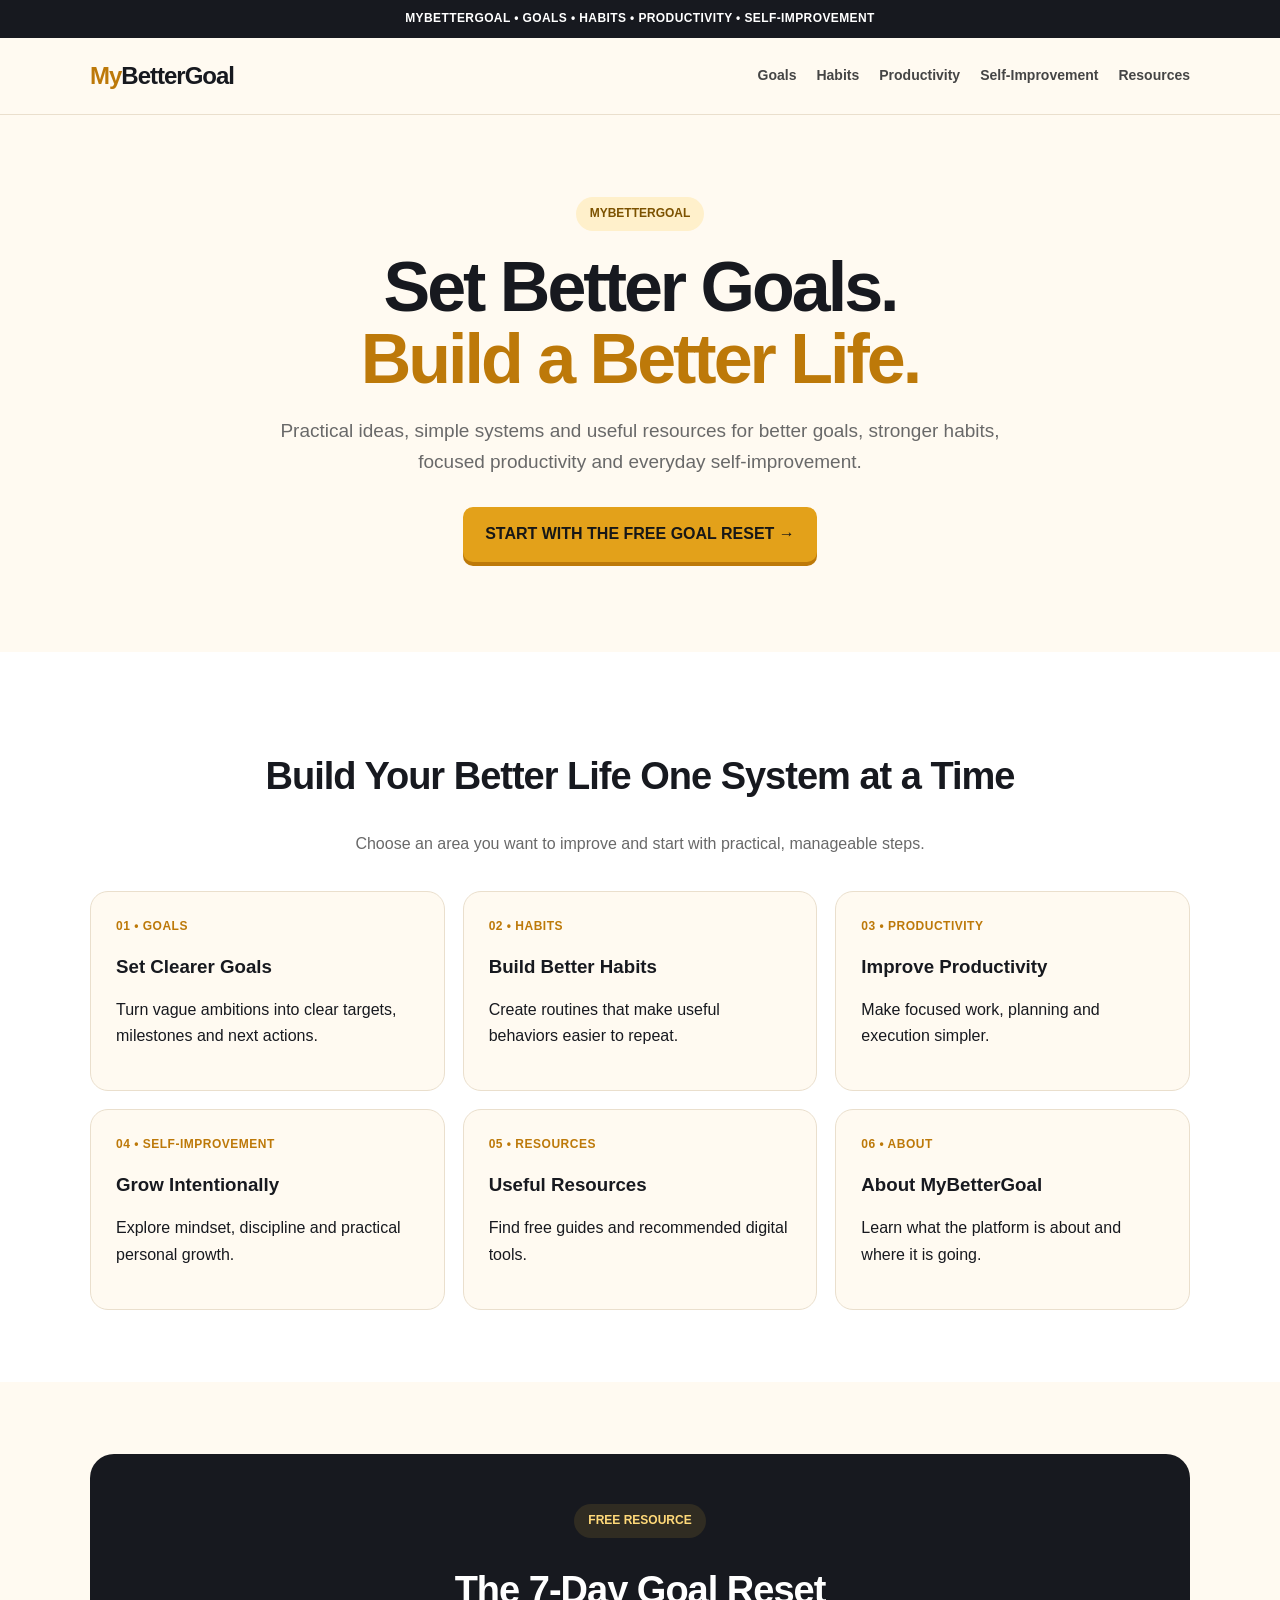
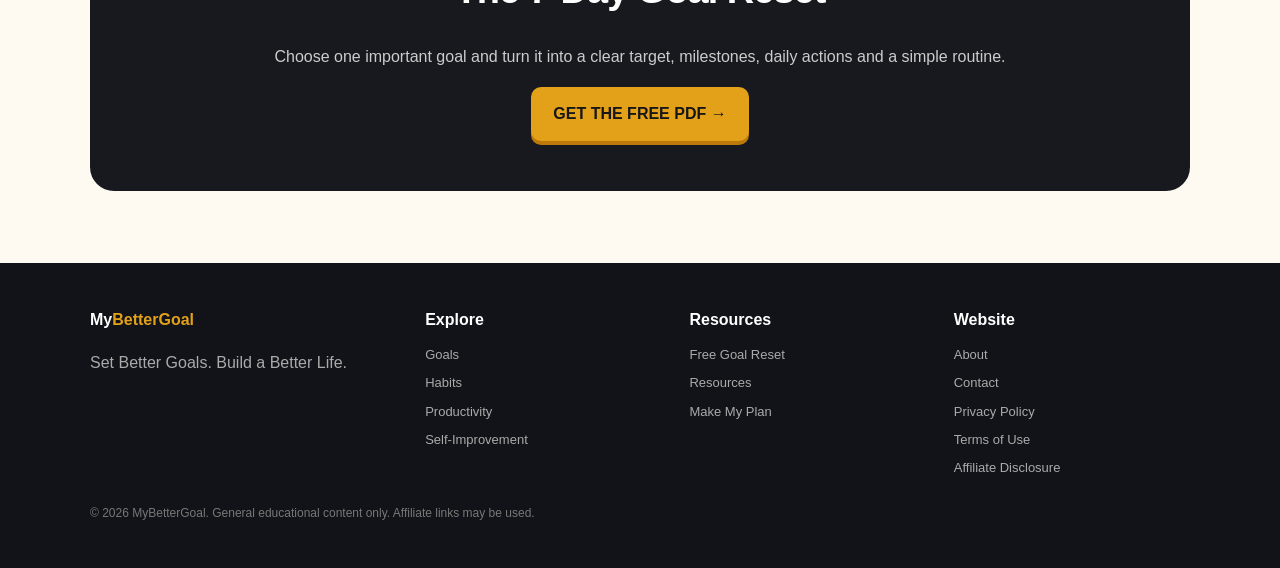
<file: index.html>
<!doctype html>
<html lang="en">
<head>
<meta charset="utf-8">
<meta name="viewport" content="width=device-width, initial-scale=1">
<title>Goals, Habits & Self-Improvement | MyBetterGoal</title>

<link rel="icon" type="image/png" href="/assets/images/favicon.png">

<meta name="description" content="MyBetterGoal helps you set better goals, build stronger habits, improve productivity and create a better life.">
<link rel="stylesheet" href="/assets/css/style.css">
</head>
<body>
<div class="topbar">MYBETTERGOAL • GOALS • HABITS • PRODUCTIVITY • SELF-IMPROVEMENT</div>
<header class="site-header"><div class="container"><nav>
<a class="logo" href="/"><span class="my">My</span>BetterGoal</a>
<div class="nav">
<a href="/goals/">Goals</a><a href="/habits/">Habits</a><a href="/productivity/">Productivity</a>
<a href="/self-improvement/">Self-Improvement</a><a href="/resources/">Resources</a>
</div></nav></div></header>

<main>
<section class="hero"><div class="container">
<div class="pill">MYBETTERGOAL</div>
<h1>Set Better Goals.<br><span class="accent">Build a Better Life.</span></h1>
<p class="lead">Practical ideas, simple systems and useful resources for better goals, stronger habits, focused productivity and everyday self-improvement.</p>
<a class="btn" href="/free-goal-reset/">START WITH THE FREE GOAL RESET →</a>
</div></section>
<section class="section white"><div class="container">
<h2 class="center">Build Your Better Life One System at a Time</h2>
<p class="intro center">Choose an area you want to improve and start with practical, manageable steps.</p>
<div class="grid">
<a class="card card-link" href="/goals/"><div class="number">01 • GOALS</div><h3>Set Clearer Goals</h3><p>Turn vague ambitions into clear targets, milestones and next actions.</p></a>
<a class="card card-link" href="/habits/"><div class="number">02 • HABITS</div><h3>Build Better Habits</h3><p>Create routines that make useful behaviors easier to repeat.</p></a>
<a class="card card-link" href="/productivity/"><div class="number">03 • PRODUCTIVITY</div><h3>Improve Productivity</h3><p>Make focused work, planning and execution simpler.</p></a>
<a class="card card-link" href="/self-improvement/"><div class="number">04 • SELF-IMPROVEMENT</div><h3>Grow Intentionally</h3><p>Explore mindset, discipline and practical personal growth.</p></a>
<a class="card card-link" href="/resources/"><div class="number">05 • RESOURCES</div><h3>Useful Resources</h3><p>Find free guides and recommended digital tools.</p></a>
<a class="card card-link" href="/about/"><div class="number">06 • ABOUT</div><h3>About MyBetterGoal</h3><p>Learn what the platform is about and where it is going.</p></a>
</div></div></section>
<section class="section"><div class="container"><div class="darkbox">
<div class="pill">FREE RESOURCE</div><h2>The 7-Day Goal Reset</h2>
<p>Choose one important goal and turn it into a clear target, milestones, daily actions and a simple routine.</p>
<a class="btn" href="/free-goal-reset/">GET THE FREE PDF →</a>
</div></div></section>
</main>

<footer><div class="container"><div class="footer-grid">
<div><div class="footer-title">My<span style="color:#e3a11a">BetterGoal</span></div><p>Set Better Goals. Build a Better Life.</p></div>
<div><div class="footer-title">Explore</div><div class="footer-links">
<a href="/goals/">Goals</a><a href="/habits/">Habits</a><a href="/productivity/">Productivity</a><a href="/self-improvement/">Self-Improvement</a></div></div>
<div><div class="footer-title">Resources</div><div class="footer-links">
<a href="/free-goal-reset/">Free Goal Reset</a><a href="/resources/">Resources</a><a href="/make-my-plan/">Make My Plan</a></div></div>
<div><div class="footer-title">Website</div><div class="footer-links">
<a href="/about/">About</a><a href="/contact/">Contact</a><a href="/privacy-policy.html">Privacy Policy</a>
<a href="/terms.html">Terms of Use</a><a href="/affiliate-disclosure.html">Affiliate Disclosure</a></div></div>
</div><div class="fine">© 2026 MyBetterGoal. General educational content only. Affiliate links may be used.</div></div></footer>
</body></html>
</file>
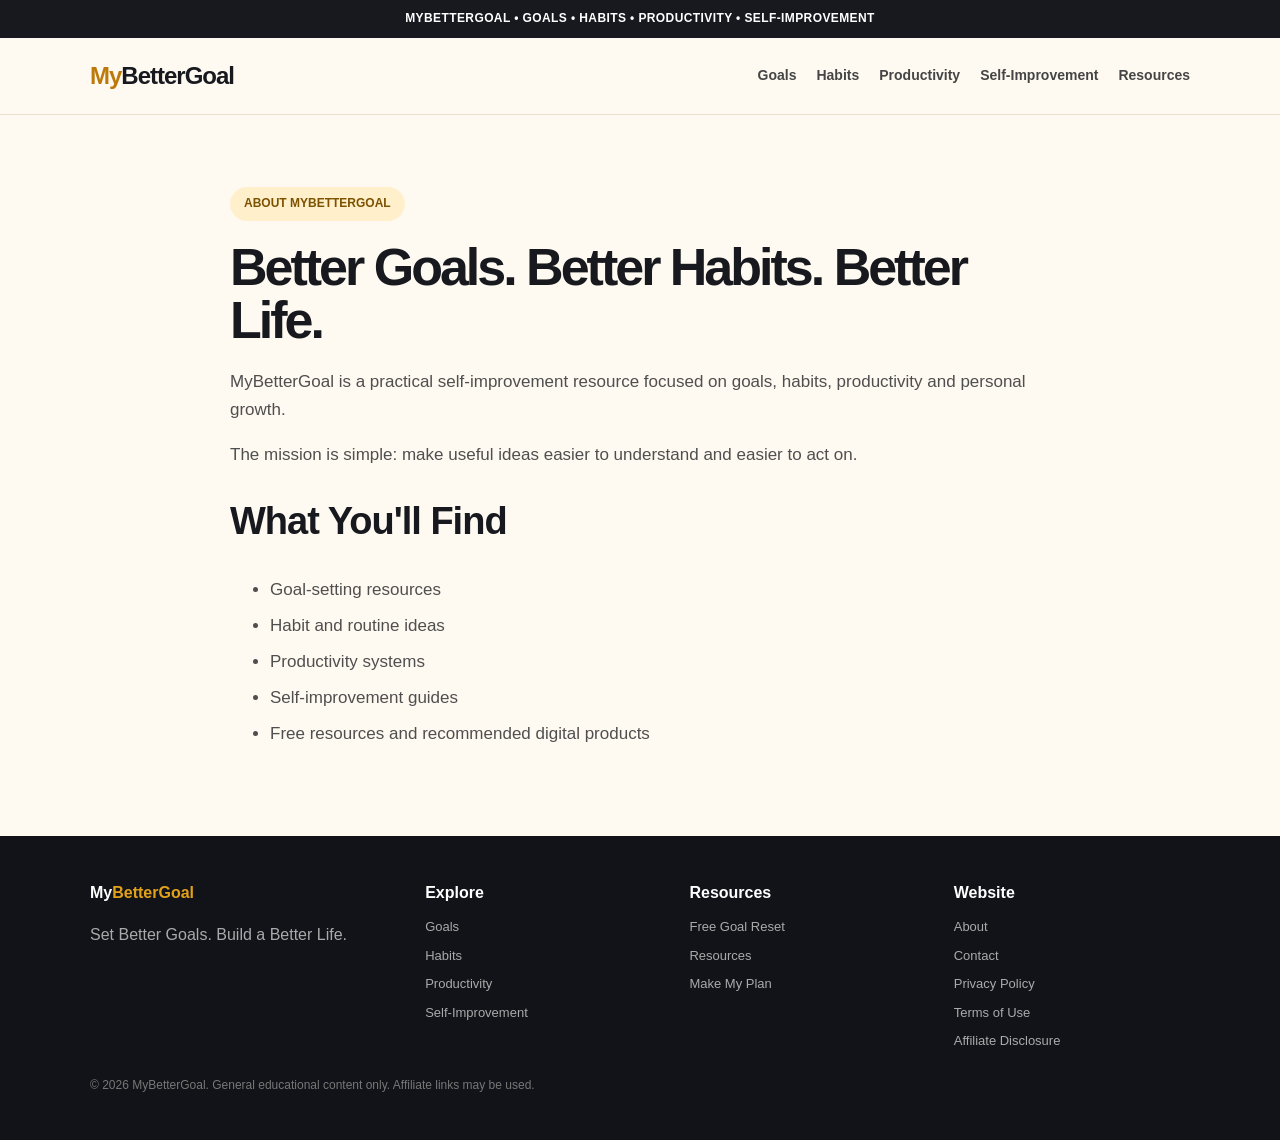
<file: about/index.html>
<!doctype html>
<html lang="en">
<head>
<meta charset="utf-8">
<meta name="viewport" content="width=device-width, initial-scale=1">
<title>About | MyBetterGoal</title>
<meta name="description" content="MyBetterGoal helps you set better goals, build stronger habits, improve productivity and create a better life.">
<link rel="stylesheet" href="/assets/css/style.css">
</head>
<body>
<div class="topbar">MYBETTERGOAL • GOALS • HABITS • PRODUCTIVITY • SELF-IMPROVEMENT</div>
<header class="site-header"><div class="container"><nav>
<a class="logo" href="/"><span class="my">My</span>BetterGoal</a>
<div class="nav">
<a href="/goals/">Goals</a><a href="/habits/">Habits</a><a href="/productivity/">Productivity</a>
<a href="/self-improvement/">Self-Improvement</a><a href="/resources/">Resources</a>
</div></nav></div></header>

<main class="section"><div class="container"><div class="article"><div class="pill">ABOUT MYBETTERGOAL</div>
<h1>Better Goals. Better Habits. Better Life.</h1>
<p>MyBetterGoal is a practical self-improvement resource focused on goals, habits, productivity and personal growth.</p>
<p>The mission is simple: make useful ideas easier to understand and easier to act on.</p>
<h2>What You'll Find</h2><ul><li>Goal-setting resources</li><li>Habit and routine ideas</li><li>Productivity systems</li><li>Self-improvement guides</li><li>Free resources and recommended digital products</li></ul>
</div></div></main>

<footer><div class="container"><div class="footer-grid">
<div><div class="footer-title">My<span style="color:#e3a11a">BetterGoal</span></div><p>Set Better Goals. Build a Better Life.</p></div>
<div><div class="footer-title">Explore</div><div class="footer-links">
<a href="/goals/">Goals</a><a href="/habits/">Habits</a><a href="/productivity/">Productivity</a><a href="/self-improvement/">Self-Improvement</a></div></div>
<div><div class="footer-title">Resources</div><div class="footer-links">
<a href="/free-goal-reset/">Free Goal Reset</a><a href="/resources/">Resources</a><a href="/make-my-plan/">Make My Plan</a></div></div>
<div><div class="footer-title">Website</div><div class="footer-links">
<a href="/about/">About</a><a href="/contact/">Contact</a><a href="/privacy-policy.html">Privacy Policy</a>
<a href="/terms.html">Terms of Use</a><a href="/affiliate-disclosure.html">Affiliate Disclosure</a></div></div>
</div><div class="fine">© 2026 MyBetterGoal. General educational content only. Affiliate links may be used.</div></div></footer>
</body></html>
</file>
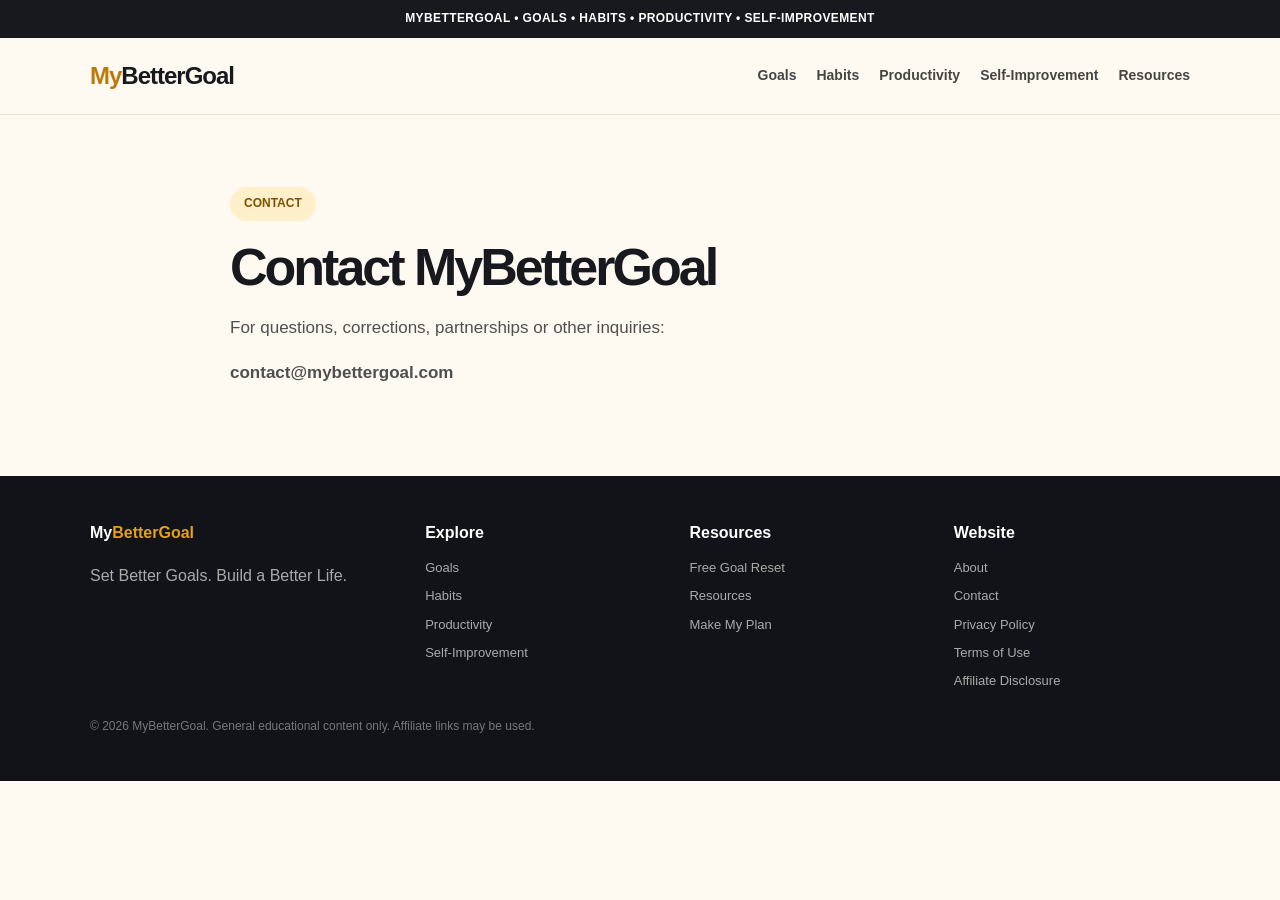
<file: contact/index.html>
<!doctype html>
<html lang="en">
<head>
<meta charset="utf-8">
<meta name="viewport" content="width=device-width, initial-scale=1">
<title>Contact | MyBetterGoal</title>
<meta name="description" content="MyBetterGoal helps you set better goals, build stronger habits, improve productivity and create a better life.">
<link rel="stylesheet" href="/assets/css/style.css">
</head>
<body>
<div class="topbar">MYBETTERGOAL • GOALS • HABITS • PRODUCTIVITY • SELF-IMPROVEMENT</div>
<header class="site-header"><div class="container"><nav>
<a class="logo" href="/"><span class="my">My</span>BetterGoal</a>
<div class="nav">
<a href="/goals/">Goals</a><a href="/habits/">Habits</a><a href="/productivity/">Productivity</a>
<a href="/self-improvement/">Self-Improvement</a><a href="/resources/">Resources</a>
</div></nav></div></header>

<main class="section"><div class="container"><div class="article"><div class="pill">CONTACT</div>
<h1>Contact MyBetterGoal</h1><p>For questions, corrections, partnerships or other inquiries:</p>
<p><strong>contact@mybettergoal.com</strong></p>
</div></div></main>

<footer><div class="container"><div class="footer-grid">
<div><div class="footer-title">My<span style="color:#e3a11a">BetterGoal</span></div><p>Set Better Goals. Build a Better Life.</p></div>
<div><div class="footer-title">Explore</div><div class="footer-links">
<a href="/goals/">Goals</a><a href="/habits/">Habits</a><a href="/productivity/">Productivity</a><a href="/self-improvement/">Self-Improvement</a></div></div>
<div><div class="footer-title">Resources</div><div class="footer-links">
<a href="/free-goal-reset/">Free Goal Reset</a><a href="/resources/">Resources</a><a href="/make-my-plan/">Make My Plan</a></div></div>
<div><div class="footer-title">Website</div><div class="footer-links">
<a href="/about/">About</a><a href="/contact/">Contact</a><a href="/privacy-policy.html">Privacy Policy</a>
<a href="/terms.html">Terms of Use</a><a href="/affiliate-disclosure.html">Affiliate Disclosure</a></div></div>
</div><div class="fine">© 2026 MyBetterGoal. General educational content only. Affiliate links may be used.</div></div></footer>
</body></html>
</file>
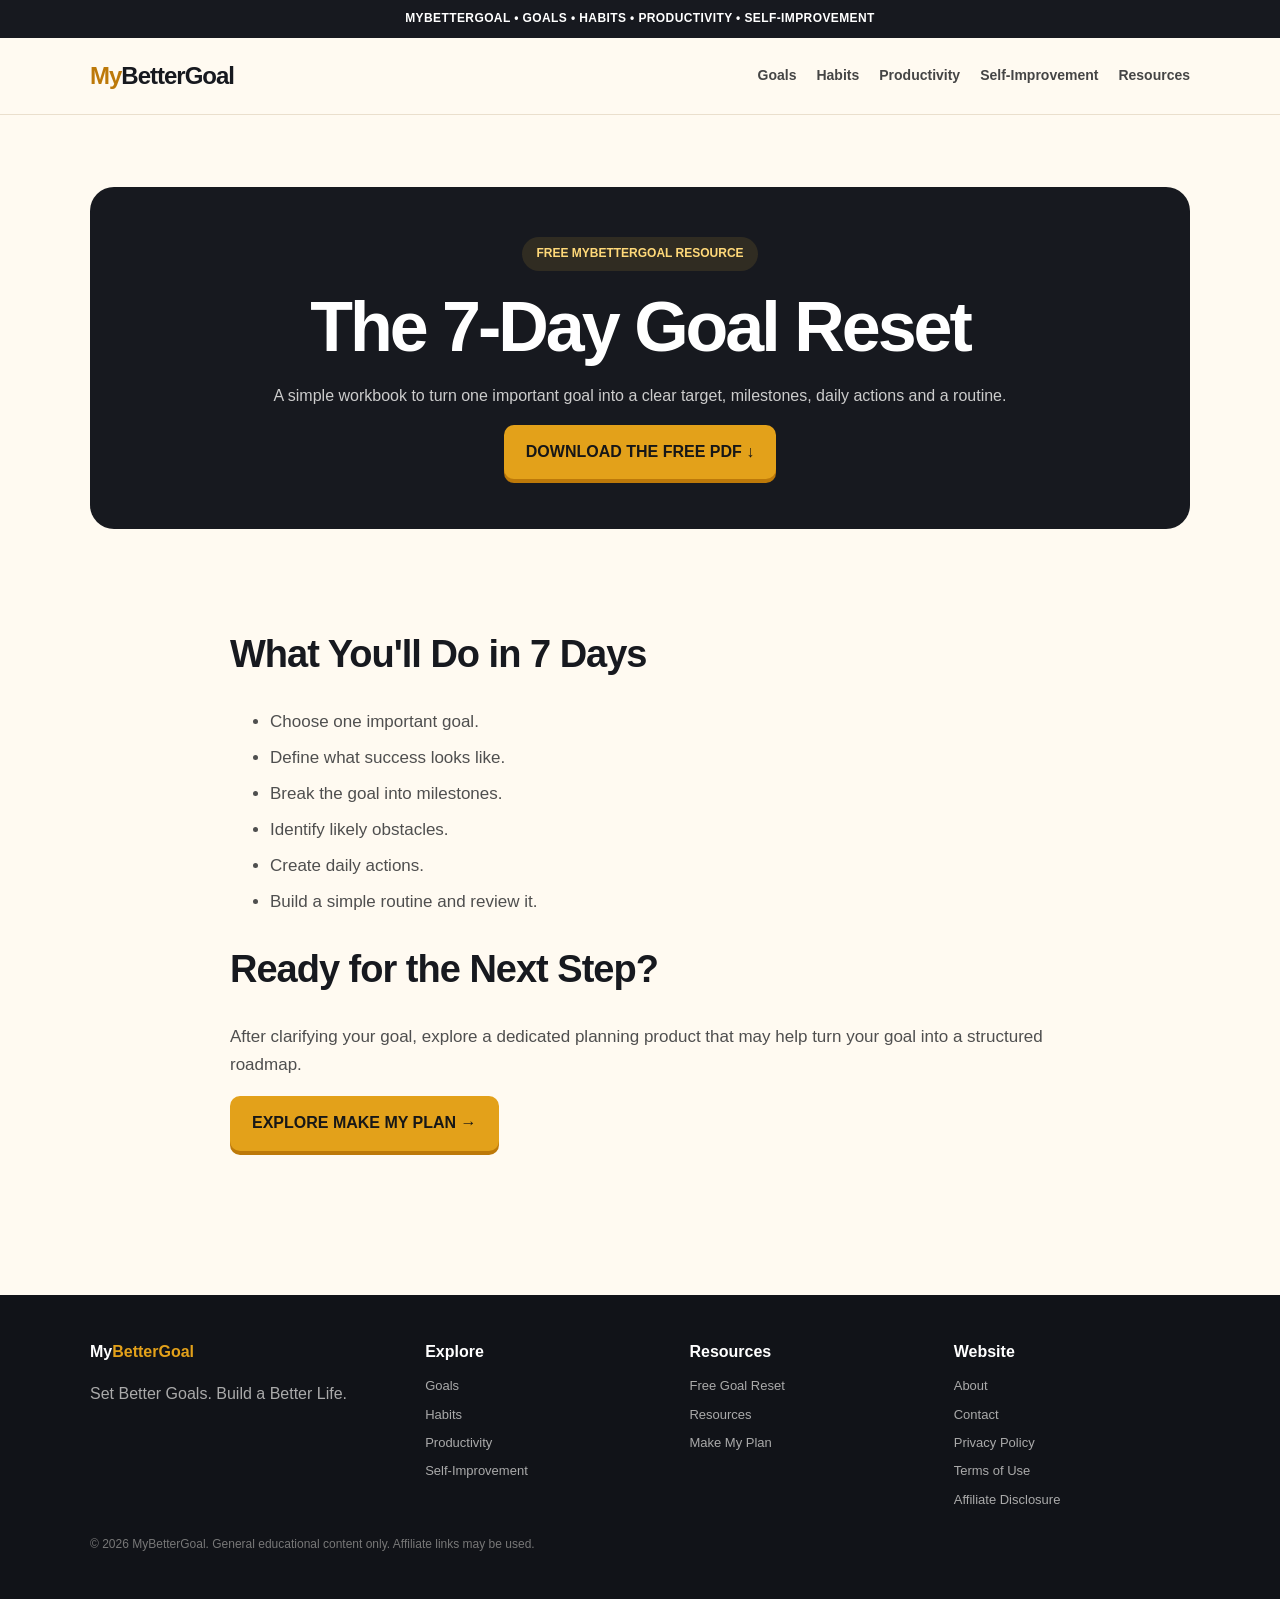
<file: free-goal-reset/index.html>
<!doctype html>
<html lang="en">
<head>
<meta charset="utf-8">
<meta name="viewport" content="width=device-width, initial-scale=1">
<title>Free 7-Day Goal Reset | MyBetterGoal</title>
<meta name="description" content="MyBetterGoal helps you set better goals, build stronger habits, improve productivity and create a better life.">
<link rel="stylesheet" href="/assets/css/style.css">
</head>
<body>
<div class="topbar">MYBETTERGOAL • GOALS • HABITS • PRODUCTIVITY • SELF-IMPROVEMENT</div>
<header class="site-header"><div class="container"><nav>
<a class="logo" href="/"><span class="my">My</span>BetterGoal</a>
<div class="nav">
<a href="/goals/">Goals</a><a href="/habits/">Habits</a><a href="/productivity/">Productivity</a>
<a href="/self-improvement/">Self-Improvement</a><a href="/resources/">Resources</a>
</div></nav></div></header>

<main class="section"><div class="container">
<div class="darkbox"><div class="pill">FREE MYBETTERGOAL RESOURCE</div>
<h1 style="color:#fff">The 7-Day Goal Reset</h1>
<p>A simple workbook to turn one important goal into a clear target, milestones, daily actions and a routine.</p>
<a class="btn" href="/downloads/MyBetterGoal-7-Day-Goal-Reset.pdf" download>DOWNLOAD THE FREE PDF ↓</a>
</div>
<div class="article section">
<h2>What You'll Do in 7 Days</h2>
<ul><li>Choose one important goal.</li><li>Define what success looks like.</li><li>Break the goal into milestones.</li><li>Identify likely obstacles.</li><li>Create daily actions.</li><li>Build a simple routine and review it.</li></ul>
<h2>Ready for the Next Step?</h2>
<p>After clarifying your goal, explore a dedicated planning product that may help turn your goal into a structured roadmap.</p>
<a class="btn" href="/make-my-plan/">EXPLORE MAKE MY PLAN →</a>
</div></div></main>

<footer><div class="container"><div class="footer-grid">
<div><div class="footer-title">My<span style="color:#e3a11a">BetterGoal</span></div><p>Set Better Goals. Build a Better Life.</p></div>
<div><div class="footer-title">Explore</div><div class="footer-links">
<a href="/goals/">Goals</a><a href="/habits/">Habits</a><a href="/productivity/">Productivity</a><a href="/self-improvement/">Self-Improvement</a></div></div>
<div><div class="footer-title">Resources</div><div class="footer-links">
<a href="/free-goal-reset/">Free Goal Reset</a><a href="/resources/">Resources</a><a href="/make-my-plan/">Make My Plan</a></div></div>
<div><div class="footer-title">Website</div><div class="footer-links">
<a href="/about/">About</a><a href="/contact/">Contact</a><a href="/privacy-policy.html">Privacy Policy</a>
<a href="/terms.html">Terms of Use</a><a href="/affiliate-disclosure.html">Affiliate Disclosure</a></div></div>
</div><div class="fine">© 2026 MyBetterGoal. General educational content only. Affiliate links may be used.</div></div></footer>
</body></html>
</file>
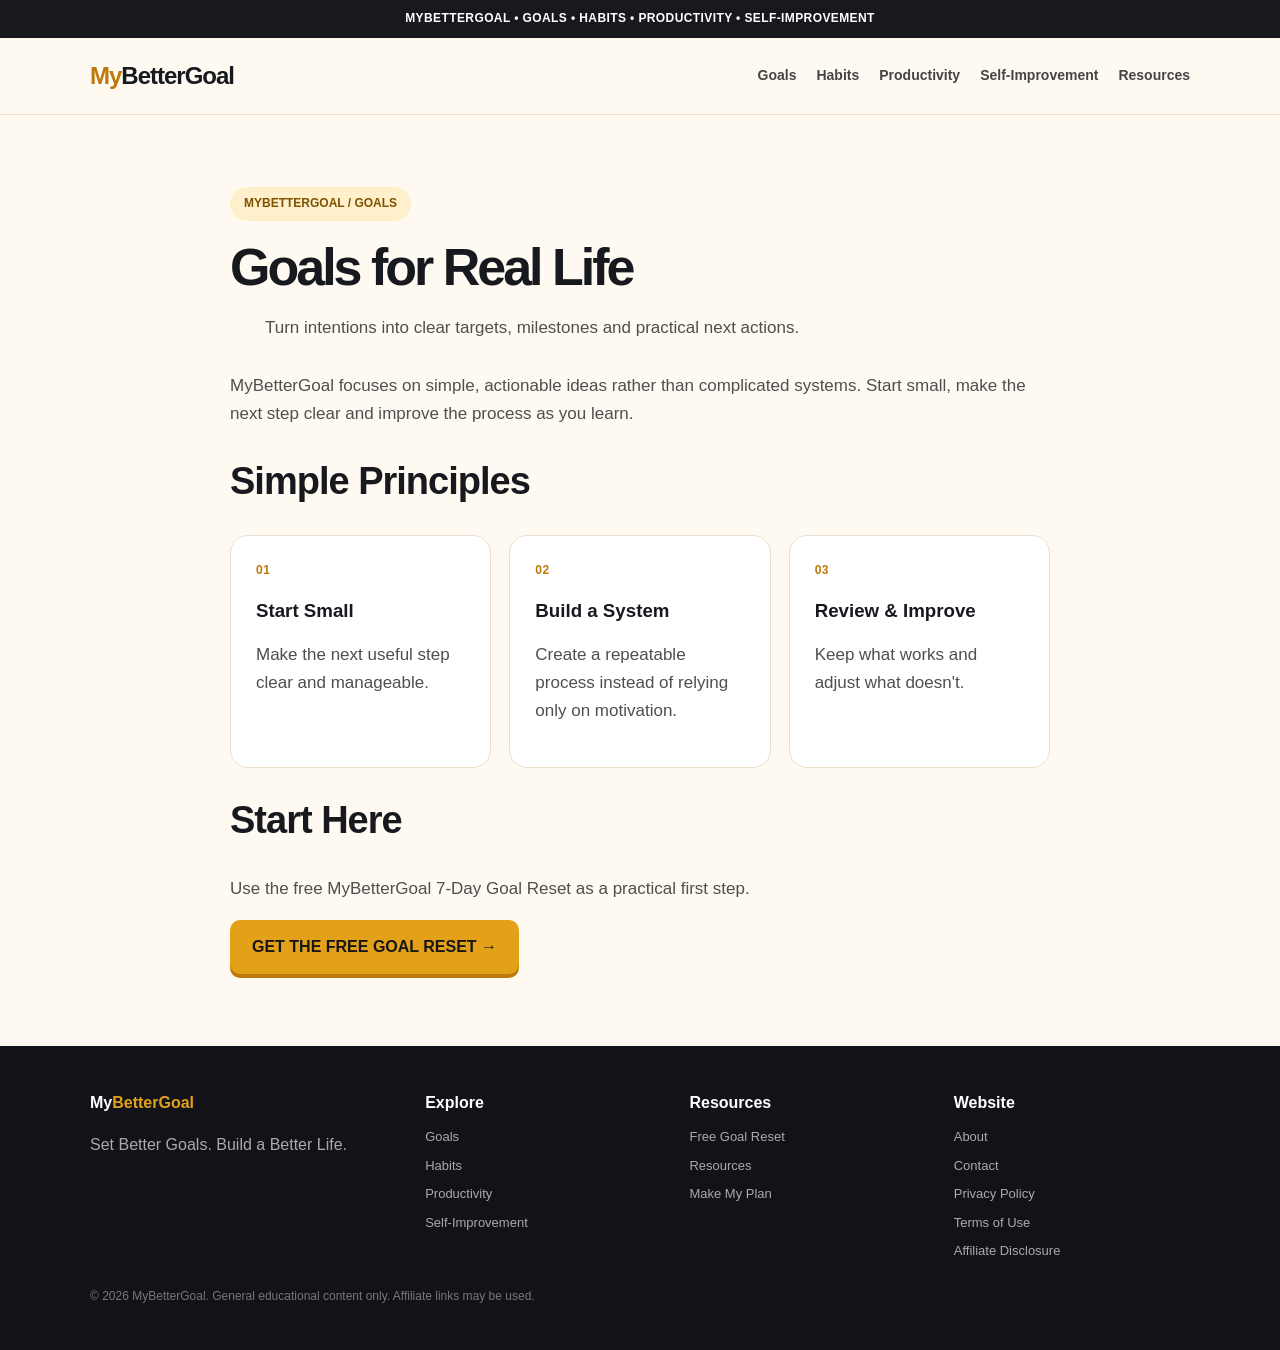
<file: goals/index.html>
<!doctype html>
<html lang="en">
<head>
<meta charset="utf-8">
<meta name="viewport" content="width=device-width, initial-scale=1">
<title>Goals | MyBetterGoal</title>
<meta name="description" content="MyBetterGoal helps you set better goals, build stronger habits, improve productivity and create a better life.">
<link rel="stylesheet" href="/assets/css/style.css">
</head>
<body>
<div class="topbar">MYBETTERGOAL • GOALS • HABITS • PRODUCTIVITY • SELF-IMPROVEMENT</div>
<header class="site-header"><div class="container"><nav>
<a class="logo" href="/"><span class="my">My</span>BetterGoal</a>
<div class="nav">
<a href="/goals/">Goals</a><a href="/habits/">Habits</a><a href="/productivity/">Productivity</a>
<a href="/self-improvement/">Self-Improvement</a><a href="/resources/">Resources</a>
</div></nav></div></header>

<main class="section"><div class="container"><div class="article">
<div class="pill">MYBETTERGOAL / GOALS</div>
<h1>Goals for Real Life</h1><p class="lead">Turn intentions into clear targets, milestones and practical next actions.</p>
<p>MyBetterGoal focuses on simple, actionable ideas rather than complicated systems. Start small, make the next step clear and improve the process as you learn.</p>
<h2>Simple Principles</h2>
<div class="grid">
<div class="card"><div class="number">01</div><h3>Start Small</h3><p>Make the next useful step clear and manageable.</p></div>
<div class="card"><div class="number">02</div><h3>Build a System</h3><p>Create a repeatable process instead of relying only on motivation.</p></div>
<div class="card"><div class="number">03</div><h3>Review & Improve</h3><p>Keep what works and adjust what doesn't.</p></div>
</div>
<h2>Start Here</h2><p>Use the free MyBetterGoal 7-Day Goal Reset as a practical first step.</p>
<a class="btn" href="/free-goal-reset/">GET THE FREE GOAL RESET →</a>
</div></div></main>

<footer><div class="container"><div class="footer-grid">
<div><div class="footer-title">My<span style="color:#e3a11a">BetterGoal</span></div><p>Set Better Goals. Build a Better Life.</p></div>
<div><div class="footer-title">Explore</div><div class="footer-links">
<a href="/goals/">Goals</a><a href="/habits/">Habits</a><a href="/productivity/">Productivity</a><a href="/self-improvement/">Self-Improvement</a></div></div>
<div><div class="footer-title">Resources</div><div class="footer-links">
<a href="/free-goal-reset/">Free Goal Reset</a><a href="/resources/">Resources</a><a href="/make-my-plan/">Make My Plan</a></div></div>
<div><div class="footer-title">Website</div><div class="footer-links">
<a href="/about/">About</a><a href="/contact/">Contact</a><a href="/privacy-policy.html">Privacy Policy</a>
<a href="/terms.html">Terms of Use</a><a href="/affiliate-disclosure.html">Affiliate Disclosure</a></div></div>
</div><div class="fine">© 2026 MyBetterGoal. General educational content only. Affiliate links may be used.</div></div></footer>
</body></html>
</file>
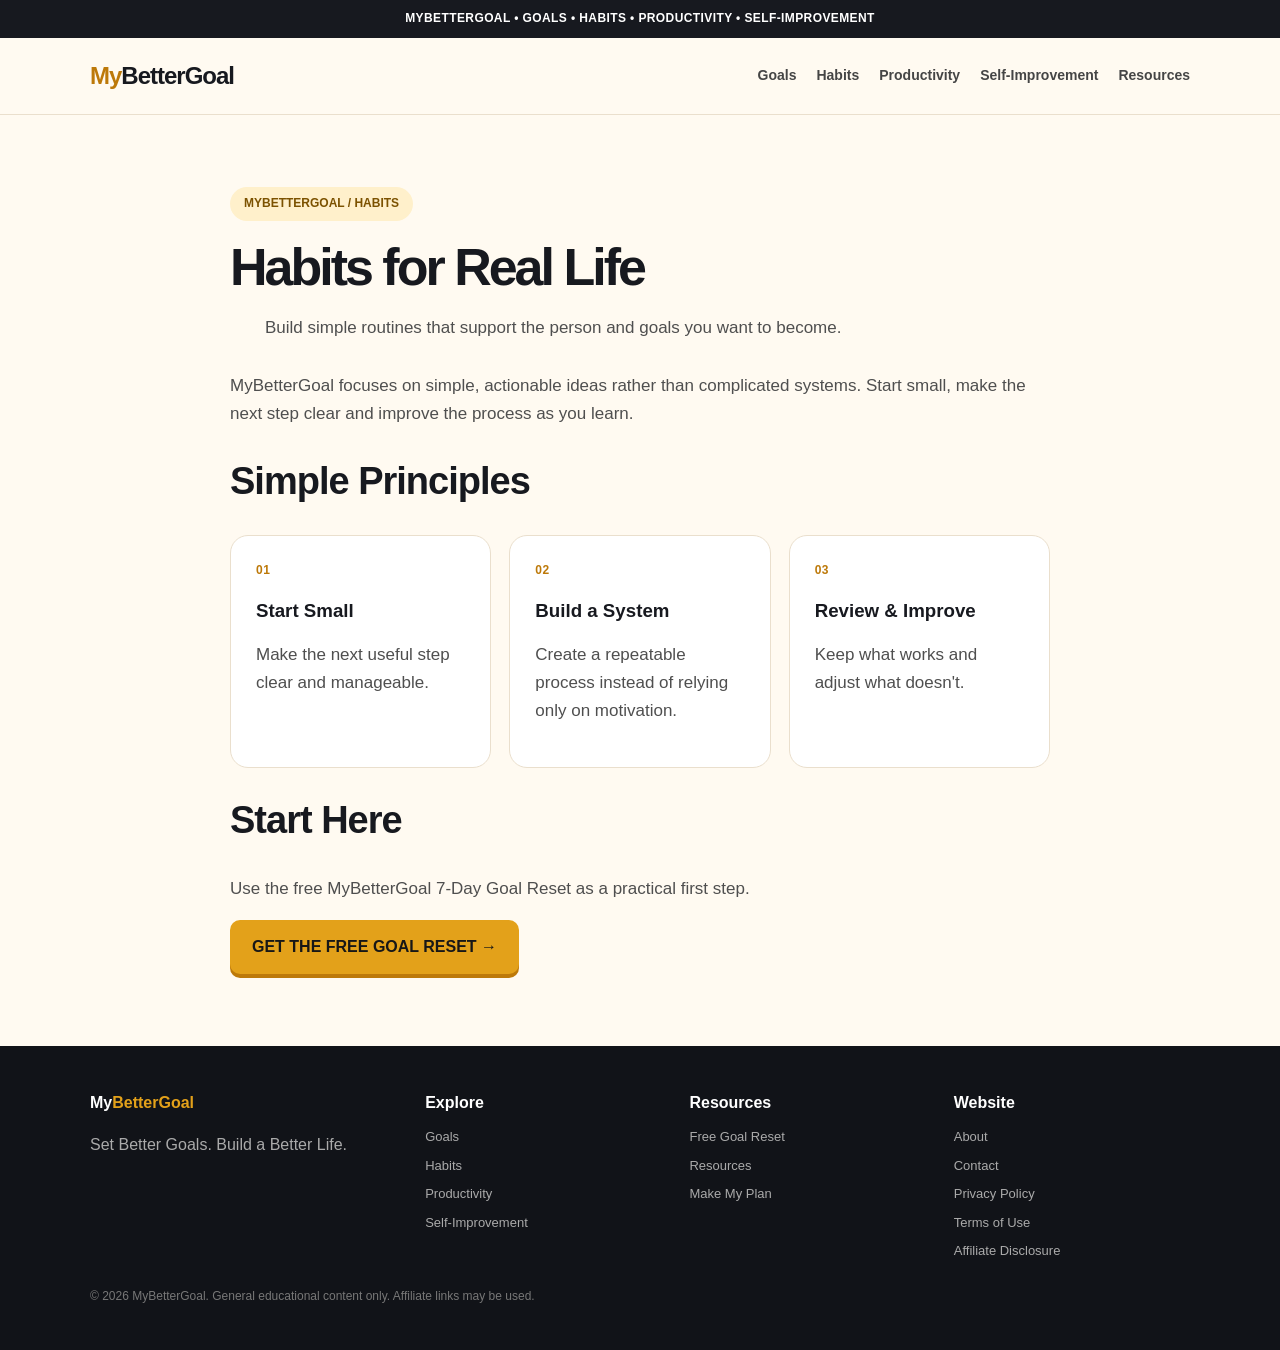
<file: habits/index.html>
<!doctype html>
<html lang="en">
<head>
<meta charset="utf-8">
<meta name="viewport" content="width=device-width, initial-scale=1">
<title>Habits | MyBetterGoal</title>
<meta name="description" content="MyBetterGoal helps you set better goals, build stronger habits, improve productivity and create a better life.">
<link rel="stylesheet" href="/assets/css/style.css">
</head>
<body>
<div class="topbar">MYBETTERGOAL • GOALS • HABITS • PRODUCTIVITY • SELF-IMPROVEMENT</div>
<header class="site-header"><div class="container"><nav>
<a class="logo" href="/"><span class="my">My</span>BetterGoal</a>
<div class="nav">
<a href="/goals/">Goals</a><a href="/habits/">Habits</a><a href="/productivity/">Productivity</a>
<a href="/self-improvement/">Self-Improvement</a><a href="/resources/">Resources</a>
</div></nav></div></header>

<main class="section"><div class="container"><div class="article">
<div class="pill">MYBETTERGOAL / HABITS</div>
<h1>Habits for Real Life</h1><p class="lead">Build simple routines that support the person and goals you want to become.</p>
<p>MyBetterGoal focuses on simple, actionable ideas rather than complicated systems. Start small, make the next step clear and improve the process as you learn.</p>
<h2>Simple Principles</h2>
<div class="grid">
<div class="card"><div class="number">01</div><h3>Start Small</h3><p>Make the next useful step clear and manageable.</p></div>
<div class="card"><div class="number">02</div><h3>Build a System</h3><p>Create a repeatable process instead of relying only on motivation.</p></div>
<div class="card"><div class="number">03</div><h3>Review & Improve</h3><p>Keep what works and adjust what doesn't.</p></div>
</div>
<h2>Start Here</h2><p>Use the free MyBetterGoal 7-Day Goal Reset as a practical first step.</p>
<a class="btn" href="/free-goal-reset/">GET THE FREE GOAL RESET →</a>
</div></div></main>

<footer><div class="container"><div class="footer-grid">
<div><div class="footer-title">My<span style="color:#e3a11a">BetterGoal</span></div><p>Set Better Goals. Build a Better Life.</p></div>
<div><div class="footer-title">Explore</div><div class="footer-links">
<a href="/goals/">Goals</a><a href="/habits/">Habits</a><a href="/productivity/">Productivity</a><a href="/self-improvement/">Self-Improvement</a></div></div>
<div><div class="footer-title">Resources</div><div class="footer-links">
<a href="/free-goal-reset/">Free Goal Reset</a><a href="/resources/">Resources</a><a href="/make-my-plan/">Make My Plan</a></div></div>
<div><div class="footer-title">Website</div><div class="footer-links">
<a href="/about/">About</a><a href="/contact/">Contact</a><a href="/privacy-policy.html">Privacy Policy</a>
<a href="/terms.html">Terms of Use</a><a href="/affiliate-disclosure.html">Affiliate Disclosure</a></div></div>
</div><div class="fine">© 2026 MyBetterGoal. General educational content only. Affiliate links may be used.</div></div></footer>
</body></html>
</file>
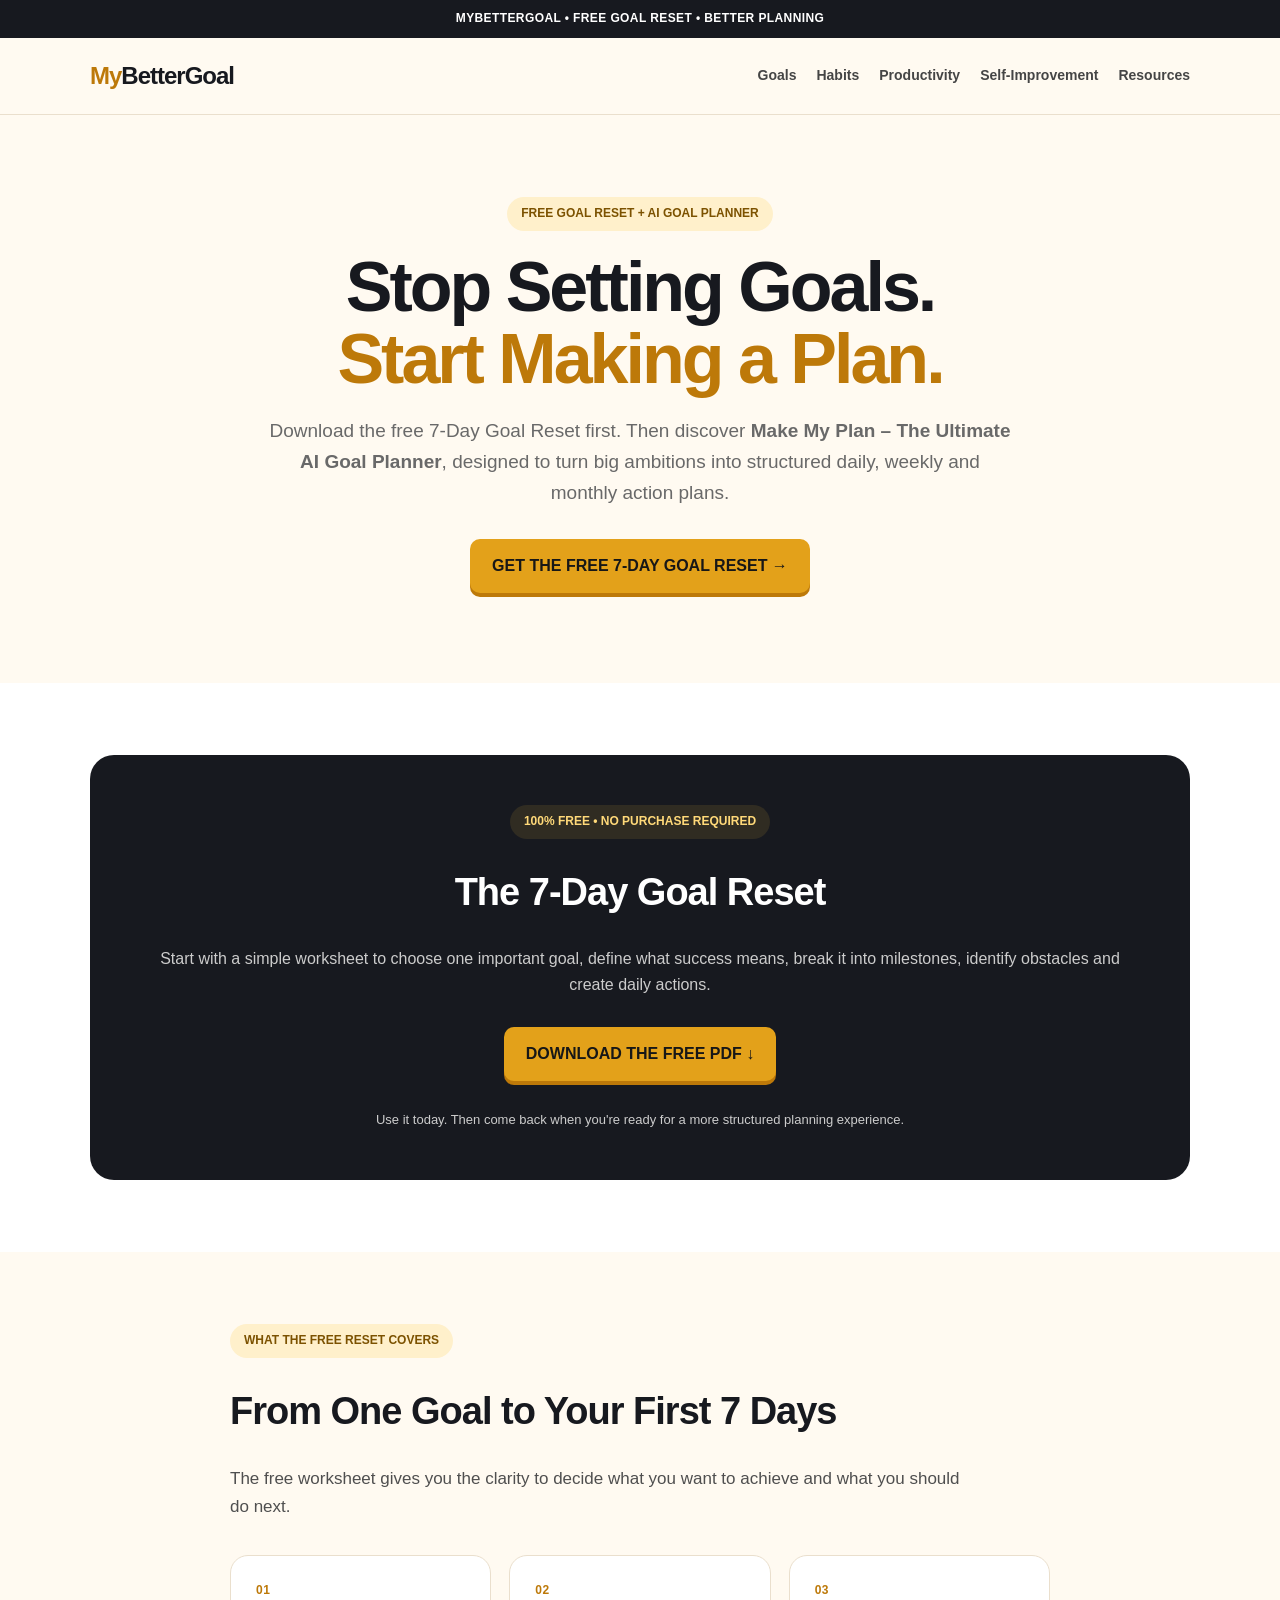
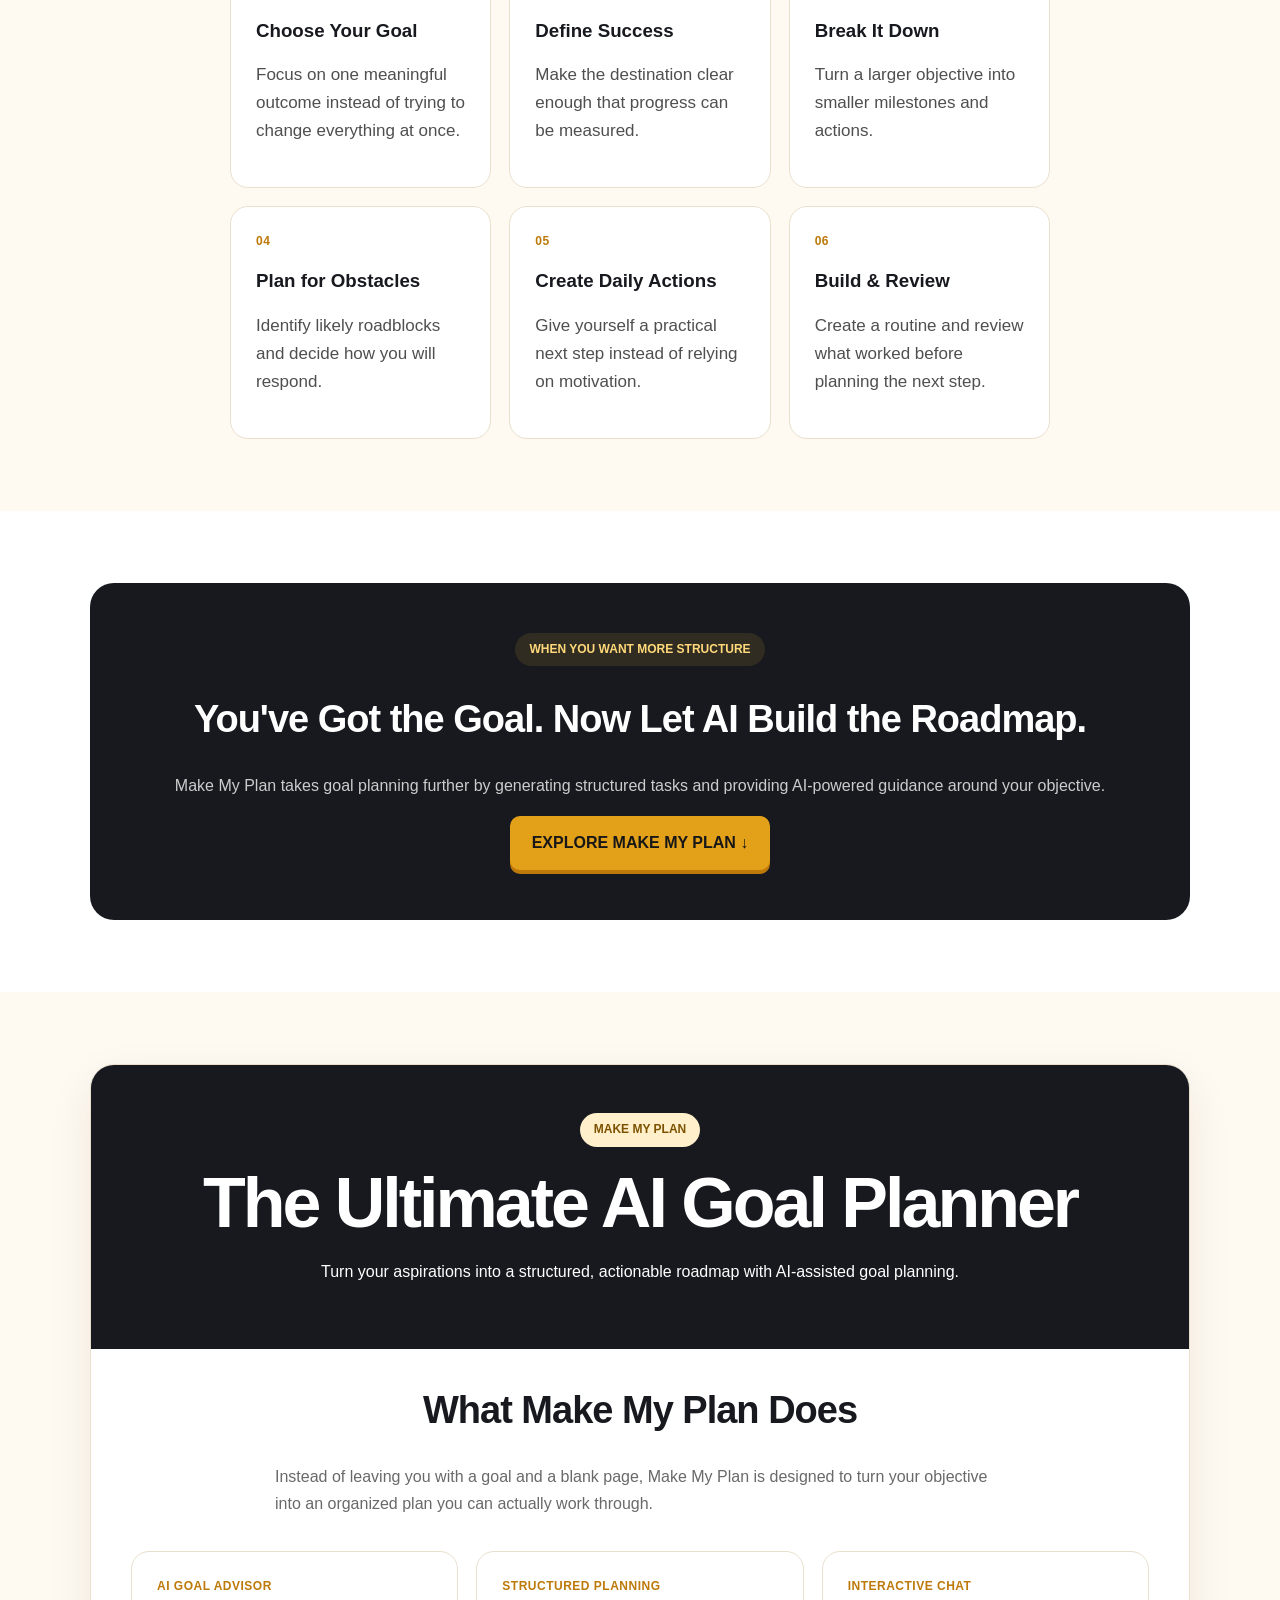
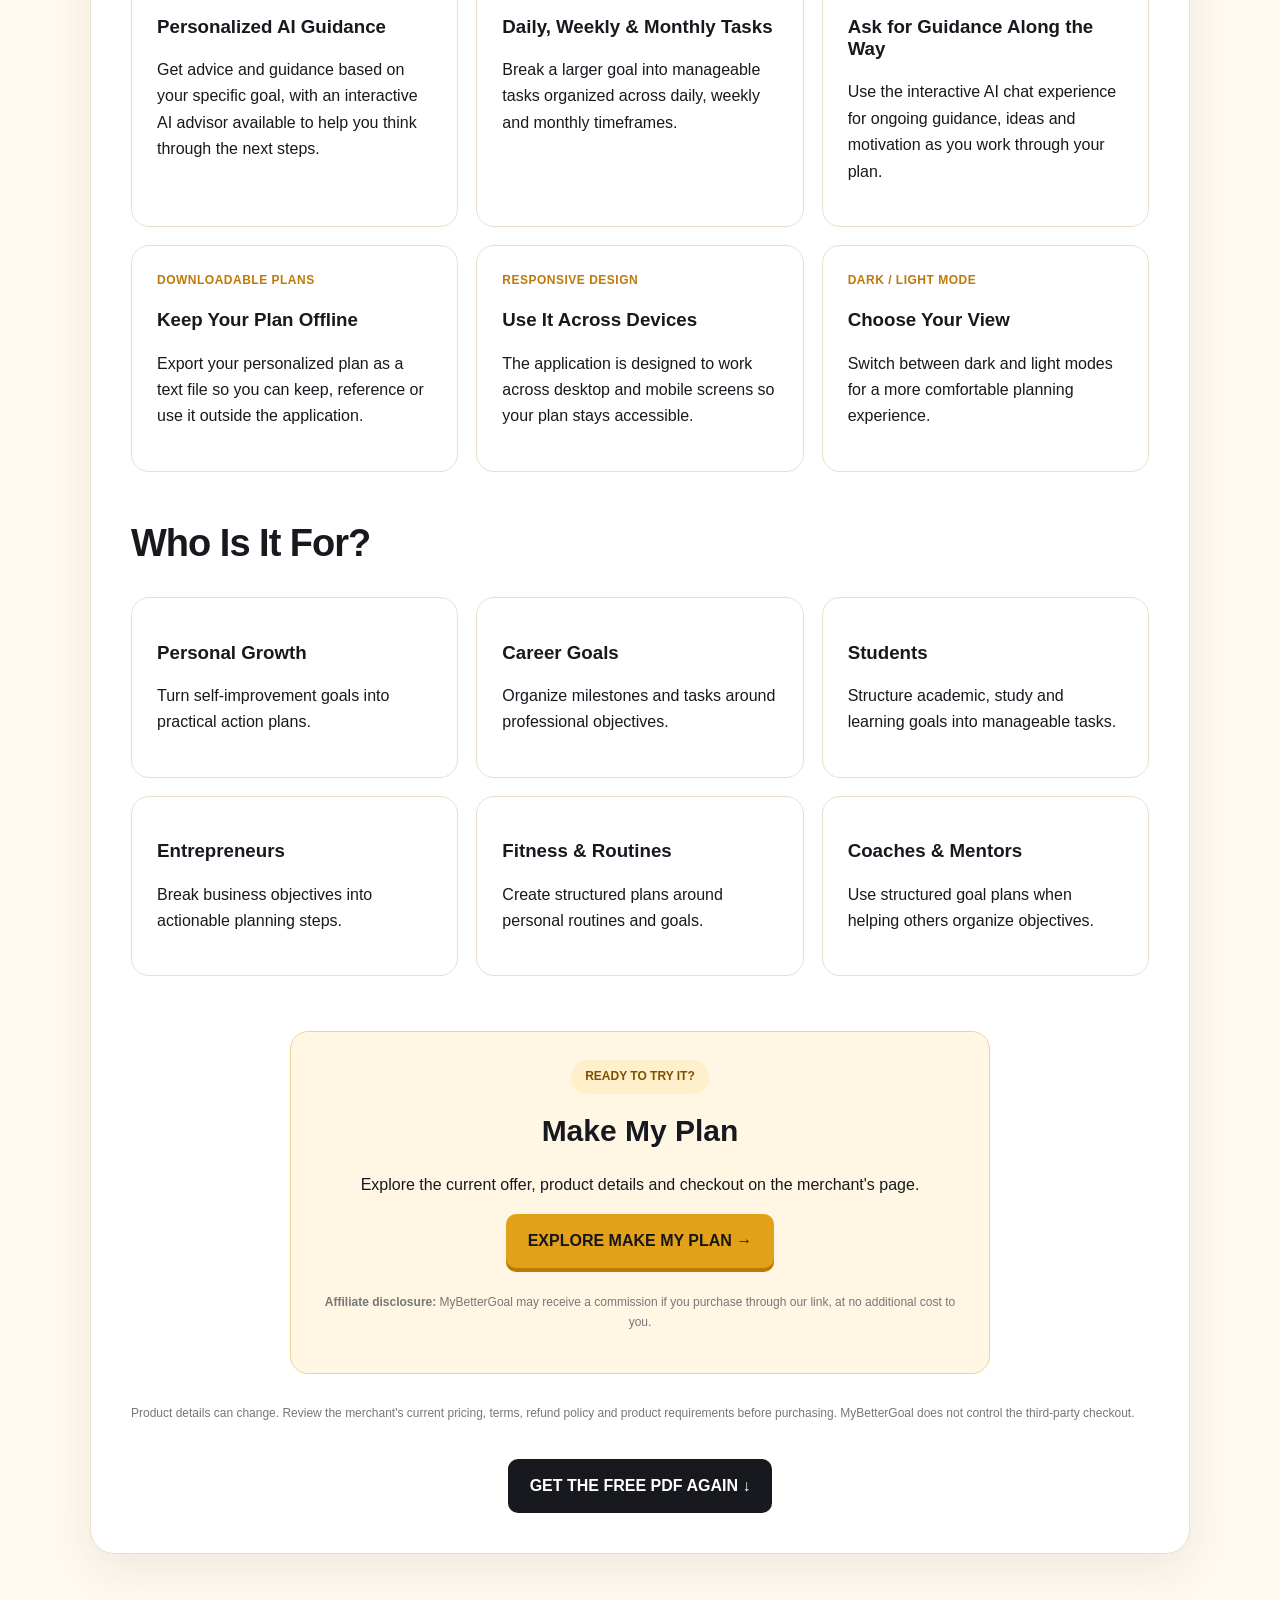
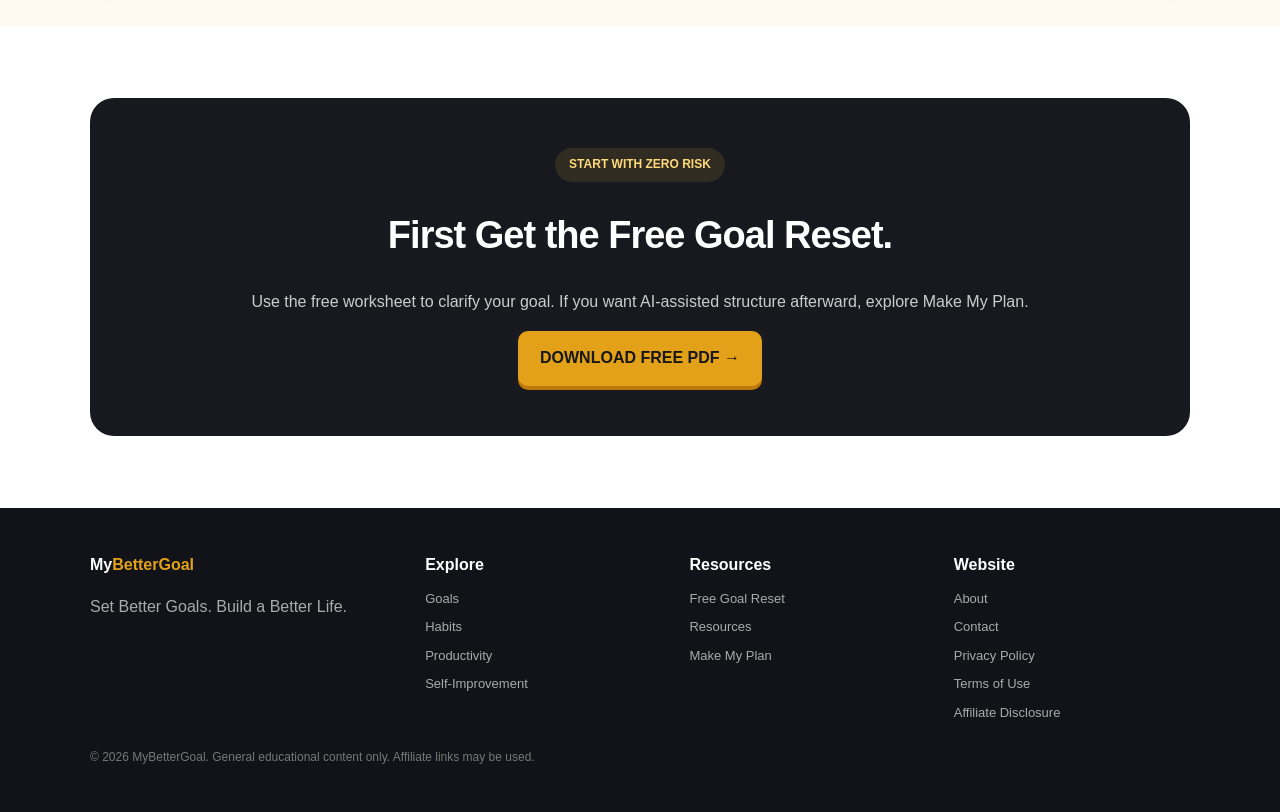
<file: make-my-plan/index.html>
<!doctype html>
<html lang="en">
<head>
<meta charset="utf-8">
<meta name="viewport" content="width=device-width, initial-scale=1">
<title>Make My Plan – The Ultimate AI Goal Planner | MyBetterGoal</title>

<link rel="icon" type="image/png" href="../assets/images/favicon.png">

<meta name="description" content="Get the free 7-Day Goal Reset and explore Make My Plan, an AI goal planner for structured daily, weekly and monthly action plans.">
<link rel="stylesheet" href="/assets/css/style.css">
</head>
<body>
<div class="topbar">MYBETTERGOAL • FREE GOAL RESET • BETTER PLANNING</div>

<header class="site-header">
<div class="container">
<nav>
<a class="logo" href="/"><span class="my">My</span>BetterGoal</a>
<div class="nav">
<a href="/goals/">Goals</a>
<a href="/habits/">Habits</a>
<a href="/productivity/">Productivity</a>
<a href="/self-improvement/">Self-Improvement</a>
<a href="/resources/">Resources</a>
</div>
</nav>
</div>
</header>

<main>

<section class="hero">
<div class="container">
<div class="pill">FREE GOAL RESET + AI GOAL PLANNER</div>
<h1>Stop Setting Goals.<br><span class="accent">Start Making a Plan.</span></h1>
<p class="lead">Download the free 7-Day Goal Reset first. Then discover <strong>Make My Plan – The Ultimate AI Goal Planner</strong>, designed to turn big ambitions into structured daily, weekly and monthly action plans.</p>
<a class="btn" href="#free-reset">GET THE FREE 7-DAY GOAL RESET →</a>
</div>
</section>

<section class="section white" id="free-reset">
<div class="container">
<div class="darkbox">
<div class="pill">100% FREE • NO PURCHASE REQUIRED</div>
<h2>The 7-Day Goal Reset</h2>
<p>Start with a simple worksheet to choose one important goal, define what success means, break it into milestones, identify obstacles and create daily actions.</p>
<div style="margin:28px 0">
<a class="btn" href="/downloads/MyBetterGoal-7-Day-Goal-Reset.pdf" download>DOWNLOAD THE FREE PDF ↓</a>
</div>
<p style="font-size:13px;margin-bottom:0">Use it today. Then come back when you're ready for a more structured planning experience.</p>
</div>
</div>
</section>

<section class="section">
<div class="container">
<div class="article">
<div class="pill">WHAT THE FREE RESET COVERS</div>
<h2>From One Goal to Your First 7 Days</h2>
<p class="intro" style="margin-left:0">The free worksheet gives you the clarity to decide what you want to achieve and what you should do next.</p>

<div class="grid">
<div class="card"><div class="number">01</div><h3>Choose Your Goal</h3><p>Focus on one meaningful outcome instead of trying to change everything at once.</p></div>
<div class="card"><div class="number">02</div><h3>Define Success</h3><p>Make the destination clear enough that progress can be measured.</p></div>
<div class="card"><div class="number">03</div><h3>Break It Down</h3><p>Turn a larger objective into smaller milestones and actions.</p></div>
<div class="card"><div class="number">04</div><h3>Plan for Obstacles</h3><p>Identify likely roadblocks and decide how you will respond.</p></div>
<div class="card"><div class="number">05</div><h3>Create Daily Actions</h3><p>Give yourself a practical next step instead of relying on motivation.</p></div>
<div class="card"><div class="number">06</div><h3>Build & Review</h3><p>Create a routine and review what worked before planning the next step.</p></div>
</div>
</div>
</div>
</section>

<section class="section white">
<div class="container">
<div class="darkbox">
<div class="pill">WHEN YOU WANT MORE STRUCTURE</div>
<h2>You've Got the Goal. Now Let AI Build the Roadmap.</h2>
<p>Make My Plan takes goal planning further by generating structured tasks and providing AI-powered guidance around your objective.</p>
<a class="btn" href="#make-my-plan">EXPLORE MAKE MY PLAN ↓</a>
</div>
</div>
</section>

<section class="section" id="make-my-plan">
<div class="container">
<div class="offer">

<div class="offer-head">
<div class="pill">MAKE MY PLAN</div>
<h1>The Ultimate AI Goal Planner</h1>
<p>Turn your aspirations into a structured, actionable roadmap with AI-assisted goal planning.</p>
</div>

<div class="offer-body">

<h2 style="text-align:center;margin-top:0">What Make My Plan Does</h2>
<p class="intro">Instead of leaving you with a goal and a blank page, Make My Plan is designed to turn your objective into an organized plan you can actually work through.</p>

<div class="grid">
<div class="card">
<div class="number">AI GOAL ADVISOR</div>
<h3>Personalized AI Guidance</h3>
<p>Get advice and guidance based on your specific goal, with an interactive AI advisor available to help you think through the next steps.</p>
</div>

<div class="card">
<div class="number">STRUCTURED PLANNING</div>
<h3>Daily, Weekly & Monthly Tasks</h3>
<p>Break a larger goal into manageable tasks organized across daily, weekly and monthly timeframes.</p>
</div>

<div class="card">
<div class="number">INTERACTIVE CHAT</div>
<h3>Ask for Guidance Along the Way</h3>
<p>Use the interactive AI chat experience for ongoing guidance, ideas and motivation as you work through your plan.</p>
</div>

<div class="card">
<div class="number">DOWNLOADABLE PLANS</div>
<h3>Keep Your Plan Offline</h3>
<p>Export your personalized plan as a text file so you can keep, reference or use it outside the application.</p>
</div>

<div class="card">
<div class="number">RESPONSIVE DESIGN</div>
<h3>Use It Across Devices</h3>
<p>The application is designed to work across desktop and mobile screens so your plan stays accessible.</p>
</div>

<div class="card">
<div class="number">DARK / LIGHT MODE</div>
<h3>Choose Your View</h3>
<p>Switch between dark and light modes for a more comfortable planning experience.</p>
</div>
</div>

<section style="margin-top:50px">
<h2>Who Is It For?</h2>
<div class="grid">
<div class="card"><h3>Personal Growth</h3><p>Turn self-improvement goals into practical action plans.</p></div>
<div class="card"><h3>Career Goals</h3><p>Organize milestones and tasks around professional objectives.</p></div>
<div class="card"><h3>Students</h3><p>Structure academic, study and learning goals into manageable tasks.</p></div>
<div class="card"><h3>Entrepreneurs</h3><p>Break business objectives into actionable planning steps.</p></div>
<div class="card"><h3>Fitness & Routines</h3><p>Create structured plans around personal routines and goals.</p></div>
<div class="card"><h3>Coaches & Mentors</h3><p>Use structured goal plans when helping others organize objectives.</p></div>
</div>
</section>

<div style="margin-top:55px">
<div class="price" style="max-width:700px;margin:auto">
<div class="pill">READY TO TRY IT?</div>
<div class="big" style="margin-top:12px">Make My Plan</div>
<p>Explore the current offer, product details and checkout on the merchant's page.</p>
<a class="btn" href="https://www.checkout-ds24.com/redir/613934/fkofficials/" rel="nofollow sponsored">EXPLORE MAKE MY PLAN →</a>
<p class="fine"><b>Affiliate disclosure:</b> MyBetterGoal may receive a commission if you purchase through our link, at no additional cost to you.</p>
</div>
</div>

<p class="fine" style="margin-top:30px">Product details can change. Review the merchant's current pricing, terms, refund policy and product requirements before purchasing. MyBetterGoal does not control the third-party checkout.</p>

<div style="text-align:center;margin-top:35px">
<a class="btn dark" href="/downloads/MyBetterGoal-7-Day-Goal-Reset.pdf" download>GET THE FREE PDF AGAIN ↓</a>
</div>

</div>
</div>
</div>
</section>

<section class="section white">
<div class="container">
<div class="darkbox">
<div class="pill">START WITH ZERO RISK</div>
<h2>First Get the Free Goal Reset.</h2>
<p>Use the free worksheet to clarify your goal. If you want AI-assisted structure afterward, explore Make My Plan.</p>
<a class="btn" href="/downloads/MyBetterGoal-7-Day-Goal-Reset.pdf" download>DOWNLOAD FREE PDF →</a>
</div>
</div>
</section>

</main>

<footer>
<div class="container">
<div class="footer-grid">

<div>
<div class="footer-title">My<span style="color:#e3a11a">BetterGoal</span></div>
<p>Set Better Goals. Build a Better Life.</p>
</div>

<div>
<div class="footer-title">Explore</div>
<div class="footer-links">
<a href="/goals/">Goals</a>
<a href="/habits/">Habits</a>
<a href="/productivity/">Productivity</a>
<a href="/self-improvement/">Self-Improvement</a>
</div>
</div>

<div>
<div class="footer-title">Resources</div>
<div class="footer-links">
<a href="/free-goal-reset/">Free Goal Reset</a>
<a href="/resources/">Resources</a>
<a href="/make-my-plan/">Make My Plan</a>
</div>
</div>

<div>
<div class="footer-title">Website</div>
<div class="footer-links">
<a href="/about/">About</a>
<a href="/contact/">Contact</a>
<a href="/privacy-policy.html">Privacy Policy</a>
<a href="/terms.html">Terms of Use</a>
<a href="/affiliate-disclosure.html">Affiliate Disclosure</a>
</div>
</div>

</div>
<div class="fine">© 2026 MyBetterGoal. General educational content only. Affiliate links may be used.</div>
</div>
</footer>

</body>
</html>
</file>
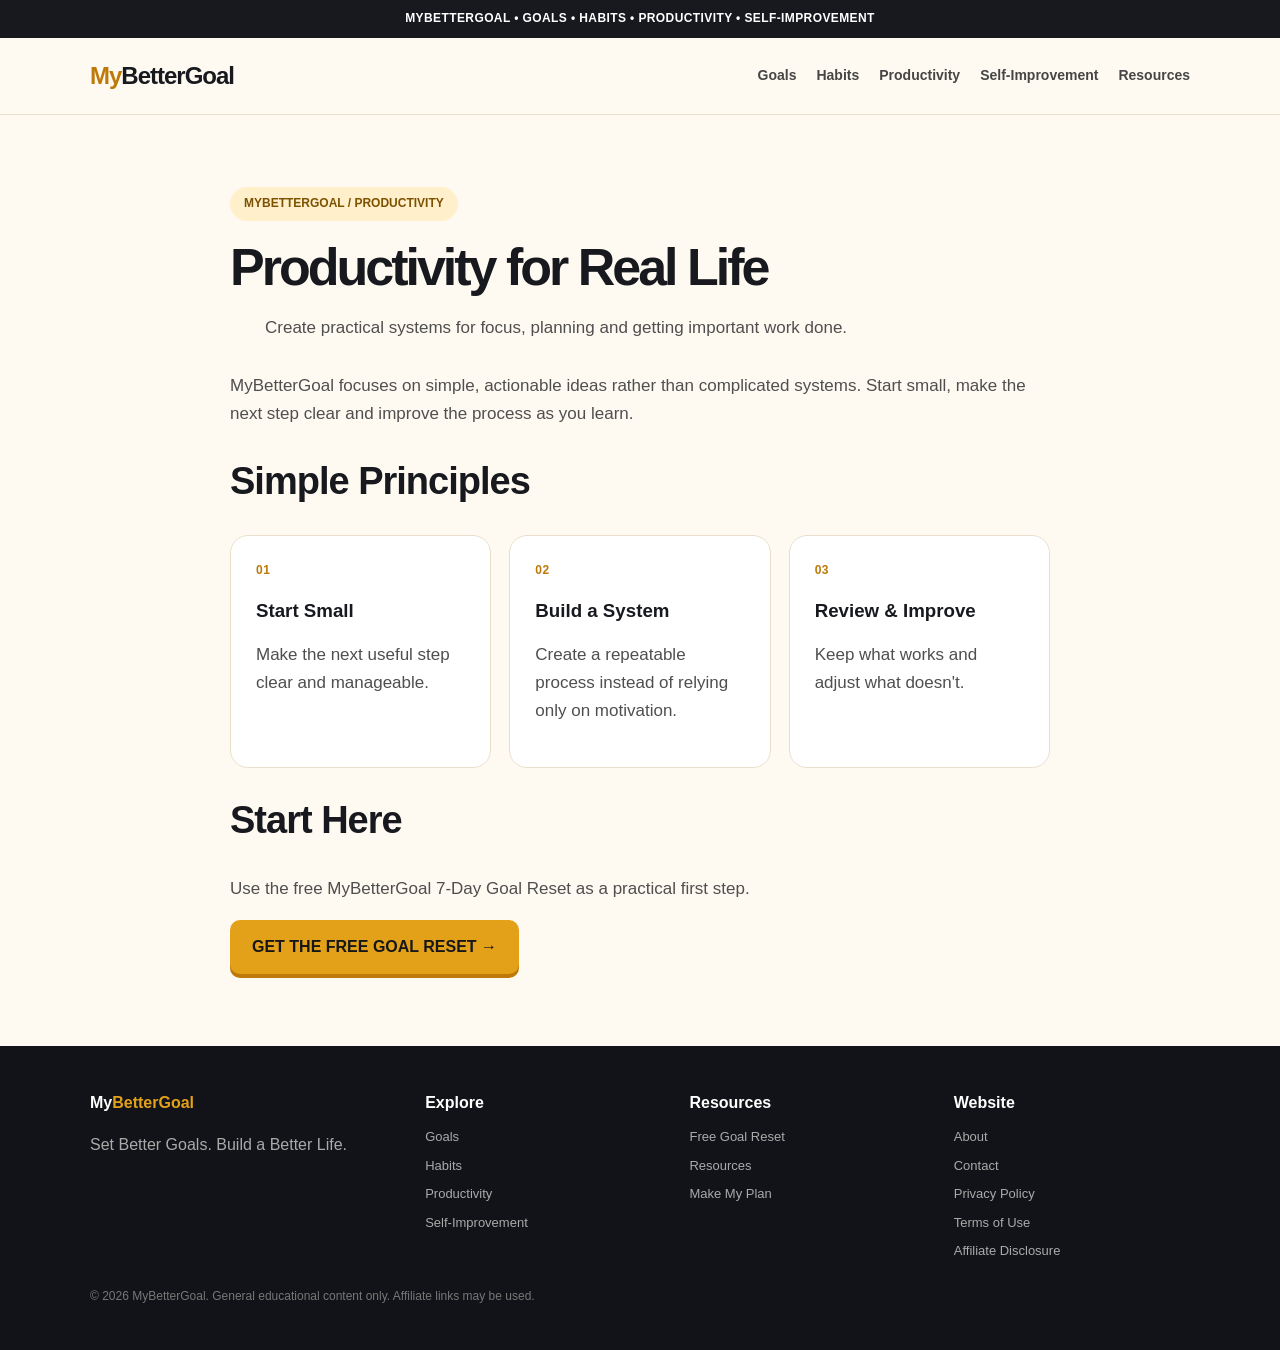
<file: productivity/index.html>
<!doctype html>
<html lang="en">
<head>
<meta charset="utf-8">
<meta name="viewport" content="width=device-width, initial-scale=1">
<title>Productivity | MyBetterGoal</title>
<meta name="description" content="MyBetterGoal helps you set better goals, build stronger habits, improve productivity and create a better life.">
<link rel="stylesheet" href="/assets/css/style.css">
</head>
<body>
<div class="topbar">MYBETTERGOAL • GOALS • HABITS • PRODUCTIVITY • SELF-IMPROVEMENT</div>
<header class="site-header"><div class="container"><nav>
<a class="logo" href="/"><span class="my">My</span>BetterGoal</a>
<div class="nav">
<a href="/goals/">Goals</a><a href="/habits/">Habits</a><a href="/productivity/">Productivity</a>
<a href="/self-improvement/">Self-Improvement</a><a href="/resources/">Resources</a>
</div></nav></div></header>

<main class="section"><div class="container"><div class="article">
<div class="pill">MYBETTERGOAL / PRODUCTIVITY</div>
<h1>Productivity for Real Life</h1><p class="lead">Create practical systems for focus, planning and getting important work done.</p>
<p>MyBetterGoal focuses on simple, actionable ideas rather than complicated systems. Start small, make the next step clear and improve the process as you learn.</p>
<h2>Simple Principles</h2>
<div class="grid">
<div class="card"><div class="number">01</div><h3>Start Small</h3><p>Make the next useful step clear and manageable.</p></div>
<div class="card"><div class="number">02</div><h3>Build a System</h3><p>Create a repeatable process instead of relying only on motivation.</p></div>
<div class="card"><div class="number">03</div><h3>Review & Improve</h3><p>Keep what works and adjust what doesn't.</p></div>
</div>
<h2>Start Here</h2><p>Use the free MyBetterGoal 7-Day Goal Reset as a practical first step.</p>
<a class="btn" href="/free-goal-reset/">GET THE FREE GOAL RESET →</a>
</div></div></main>

<footer><div class="container"><div class="footer-grid">
<div><div class="footer-title">My<span style="color:#e3a11a">BetterGoal</span></div><p>Set Better Goals. Build a Better Life.</p></div>
<div><div class="footer-title">Explore</div><div class="footer-links">
<a href="/goals/">Goals</a><a href="/habits/">Habits</a><a href="/productivity/">Productivity</a><a href="/self-improvement/">Self-Improvement</a></div></div>
<div><div class="footer-title">Resources</div><div class="footer-links">
<a href="/free-goal-reset/">Free Goal Reset</a><a href="/resources/">Resources</a><a href="/make-my-plan/">Make My Plan</a></div></div>
<div><div class="footer-title">Website</div><div class="footer-links">
<a href="/about/">About</a><a href="/contact/">Contact</a><a href="/privacy-policy.html">Privacy Policy</a>
<a href="/terms.html">Terms of Use</a><a href="/affiliate-disclosure.html">Affiliate Disclosure</a></div></div>
</div><div class="fine">© 2026 MyBetterGoal. General educational content only. Affiliate links may be used.</div></div></footer>
</body></html>
</file>
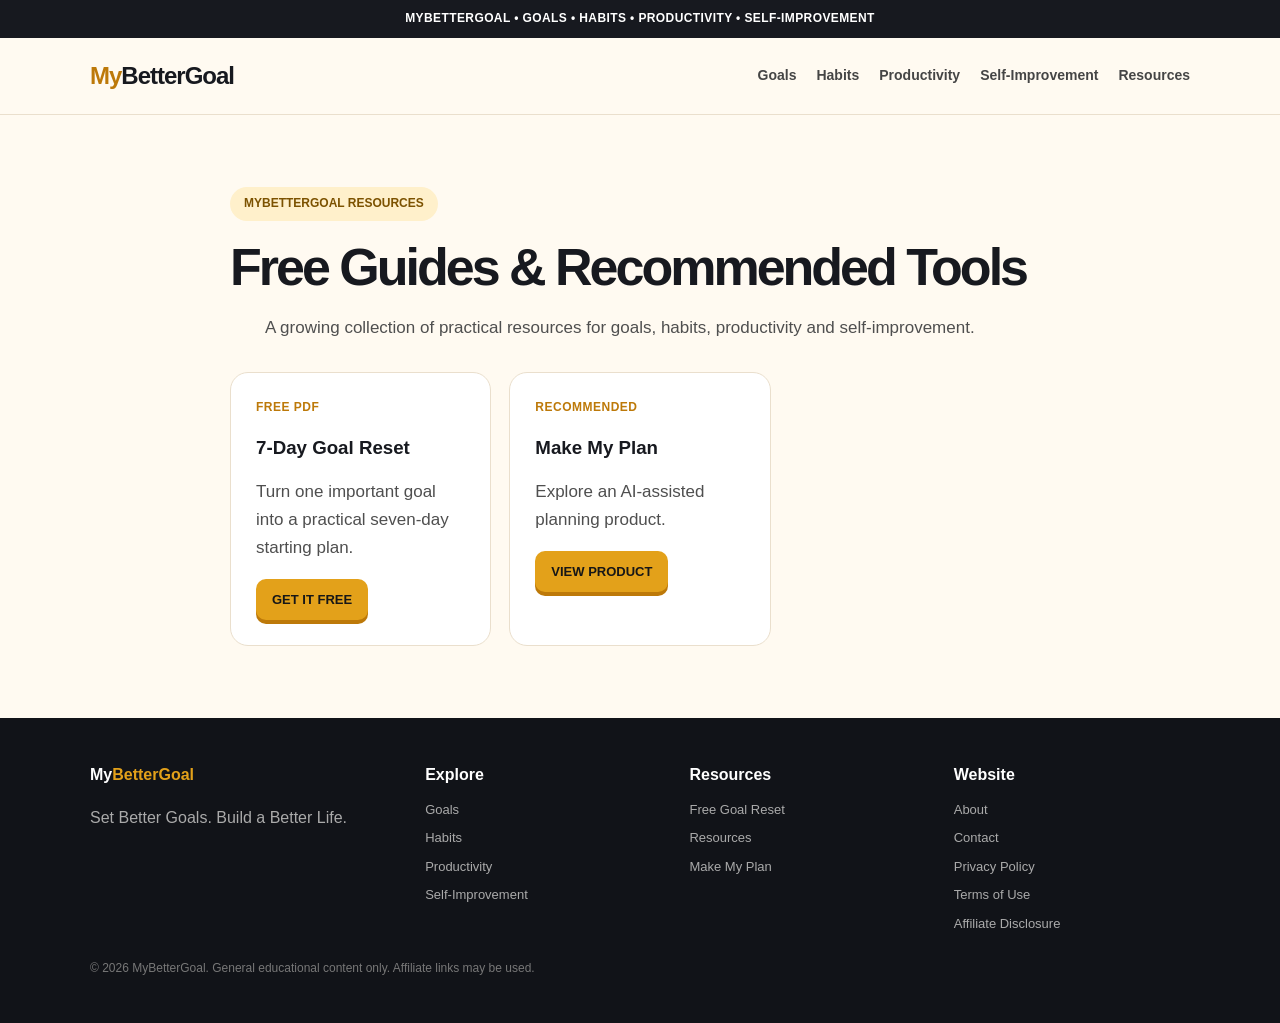
<file: resources/index.html>
<!doctype html>
<html lang="en">
<head>
<meta charset="utf-8">
<meta name="viewport" content="width=device-width, initial-scale=1">
<title>Resources | MyBetterGoal</title>
<meta name="description" content="MyBetterGoal helps you set better goals, build stronger habits, improve productivity and create a better life.">
<link rel="stylesheet" href="/assets/css/style.css">
</head>
<body>
<div class="topbar">MYBETTERGOAL • GOALS • HABITS • PRODUCTIVITY • SELF-IMPROVEMENT</div>
<header class="site-header"><div class="container"><nav>
<a class="logo" href="/"><span class="my">My</span>BetterGoal</a>
<div class="nav">
<a href="/goals/">Goals</a><a href="/habits/">Habits</a><a href="/productivity/">Productivity</a>
<a href="/self-improvement/">Self-Improvement</a><a href="/resources/">Resources</a>
</div></nav></div></header>

<main class="section"><div class="container"><div class="article">
<div class="pill">MYBETTERGOAL RESOURCES</div><h1>Free Guides & Recommended Tools</h1>
<p class="lead">A growing collection of practical resources for goals, habits, productivity and self-improvement.</p>
<div class="grid">
<div class="card"><div class="number">FREE PDF</div><h3>7-Day Goal Reset</h3><p>Turn one important goal into a practical seven-day starting plan.</p><a class="btn small" href="/free-goal-reset/">GET IT FREE</a></div>
<div class="card"><div class="number">RECOMMENDED</div><h3>Make My Plan</h3><p>Explore an AI-assisted planning product.</p><a class="btn small" href="/make-my-plan/">VIEW PRODUCT</a></div>
</div></div></div></main>

<footer><div class="container"><div class="footer-grid">
<div><div class="footer-title">My<span style="color:#e3a11a">BetterGoal</span></div><p>Set Better Goals. Build a Better Life.</p></div>
<div><div class="footer-title">Explore</div><div class="footer-links">
<a href="/goals/">Goals</a><a href="/habits/">Habits</a><a href="/productivity/">Productivity</a><a href="/self-improvement/">Self-Improvement</a></div></div>
<div><div class="footer-title">Resources</div><div class="footer-links">
<a href="/free-goal-reset/">Free Goal Reset</a><a href="/resources/">Resources</a><a href="/make-my-plan/">Make My Plan</a></div></div>
<div><div class="footer-title">Website</div><div class="footer-links">
<a href="/about/">About</a><a href="/contact/">Contact</a><a href="/privacy-policy.html">Privacy Policy</a>
<a href="/terms.html">Terms of Use</a><a href="/affiliate-disclosure.html">Affiliate Disclosure</a></div></div>
</div><div class="fine">© 2026 MyBetterGoal. General educational content only. Affiliate links may be used.</div></div></footer>
</body></html>
</file>
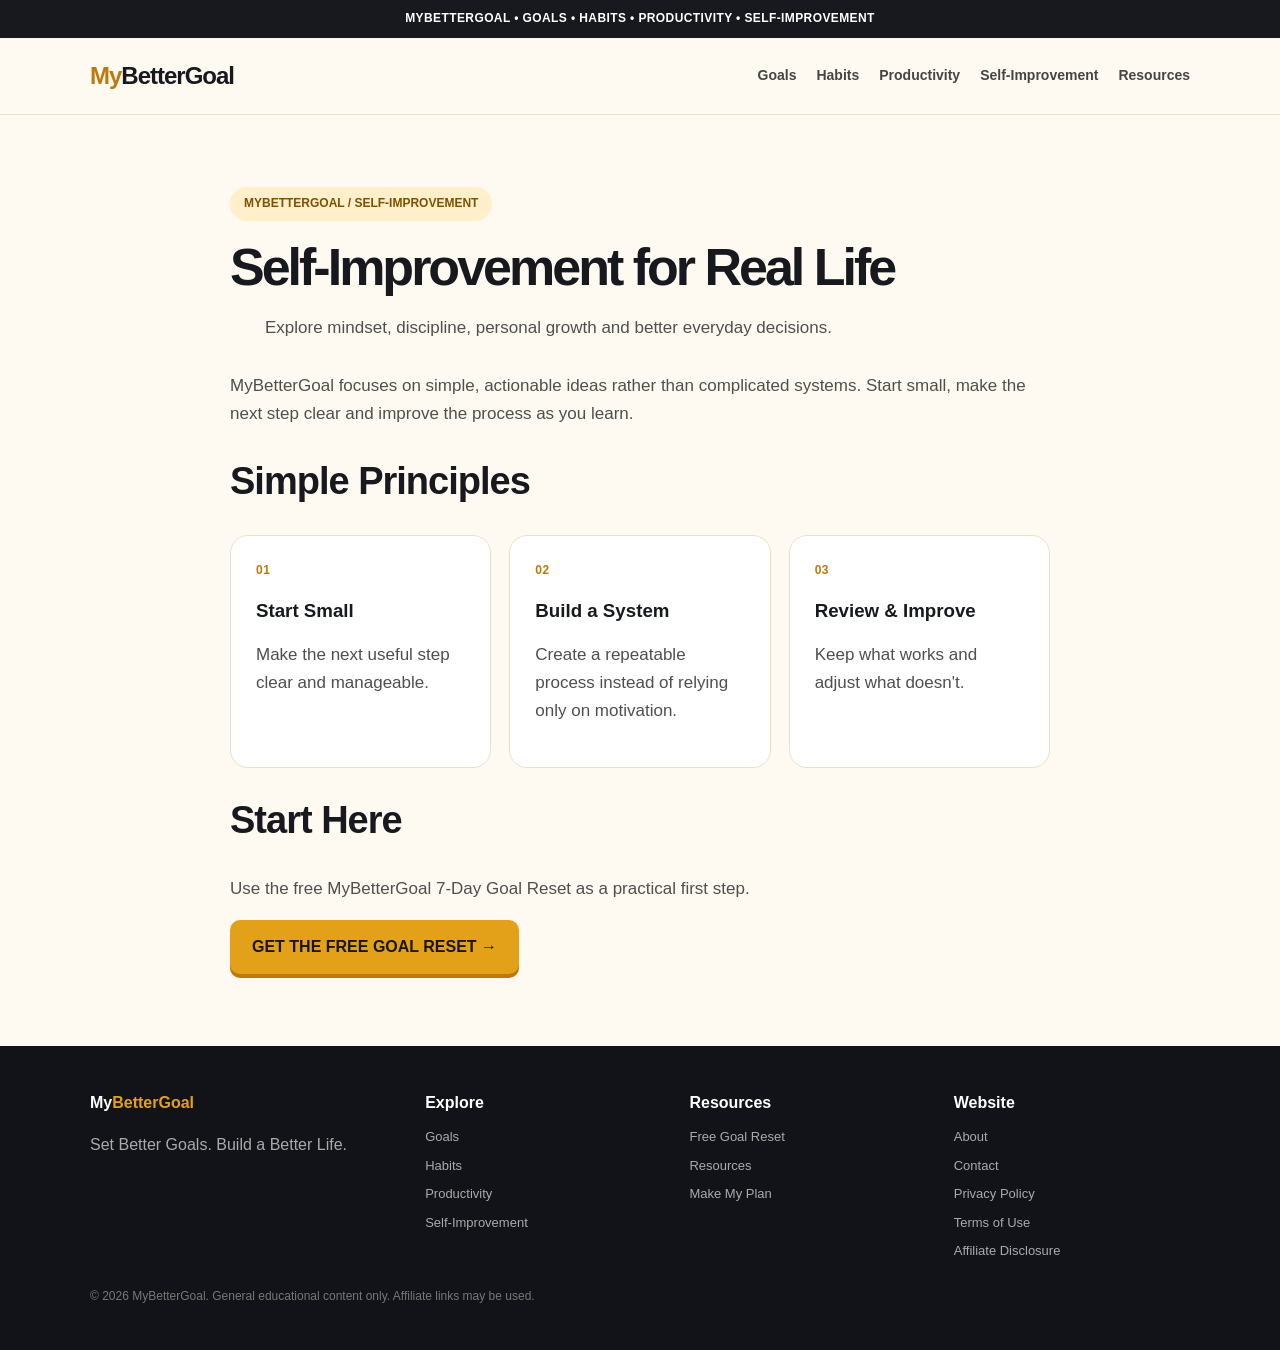
<file: self-improvement/index.html>
<!doctype html>
<html lang="en">
<head>
<meta charset="utf-8">
<meta name="viewport" content="width=device-width, initial-scale=1">
<title>Self-Improvement | MyBetterGoal</title>
<meta name="description" content="MyBetterGoal helps you set better goals, build stronger habits, improve productivity and create a better life.">
<link rel="stylesheet" href="/assets/css/style.css">
</head>
<body>
<div class="topbar">MYBETTERGOAL • GOALS • HABITS • PRODUCTIVITY • SELF-IMPROVEMENT</div>
<header class="site-header"><div class="container"><nav>
<a class="logo" href="/"><span class="my">My</span>BetterGoal</a>
<div class="nav">
<a href="/goals/">Goals</a><a href="/habits/">Habits</a><a href="/productivity/">Productivity</a>
<a href="/self-improvement/">Self-Improvement</a><a href="/resources/">Resources</a>
</div></nav></div></header>

<main class="section"><div class="container"><div class="article">
<div class="pill">MYBETTERGOAL / SELF-IMPROVEMENT</div>
<h1>Self-Improvement for Real Life</h1><p class="lead">Explore mindset, discipline, personal growth and better everyday decisions.</p>
<p>MyBetterGoal focuses on simple, actionable ideas rather than complicated systems. Start small, make the next step clear and improve the process as you learn.</p>
<h2>Simple Principles</h2>
<div class="grid">
<div class="card"><div class="number">01</div><h3>Start Small</h3><p>Make the next useful step clear and manageable.</p></div>
<div class="card"><div class="number">02</div><h3>Build a System</h3><p>Create a repeatable process instead of relying only on motivation.</p></div>
<div class="card"><div class="number">03</div><h3>Review & Improve</h3><p>Keep what works and adjust what doesn't.</p></div>
</div>
<h2>Start Here</h2><p>Use the free MyBetterGoal 7-Day Goal Reset as a practical first step.</p>
<a class="btn" href="/free-goal-reset/">GET THE FREE GOAL RESET →</a>
</div></div></main>

<footer><div class="container"><div class="footer-grid">
<div><div class="footer-title">My<span style="color:#e3a11a">BetterGoal</span></div><p>Set Better Goals. Build a Better Life.</p></div>
<div><div class="footer-title">Explore</div><div class="footer-links">
<a href="/goals/">Goals</a><a href="/habits/">Habits</a><a href="/productivity/">Productivity</a><a href="/self-improvement/">Self-Improvement</a></div></div>
<div><div class="footer-title">Resources</div><div class="footer-links">
<a href="/free-goal-reset/">Free Goal Reset</a><a href="/resources/">Resources</a><a href="/make-my-plan/">Make My Plan</a></div></div>
<div><div class="footer-title">Website</div><div class="footer-links">
<a href="/about/">About</a><a href="/contact/">Contact</a><a href="/privacy-policy.html">Privacy Policy</a>
<a href="/terms.html">Terms of Use</a><a href="/affiliate-disclosure.html">Affiliate Disclosure</a></div></div>
</div><div class="fine">© 2026 MyBetterGoal. General educational content only. Affiliate links may be used.</div></div></footer>
</body></html>
</file>
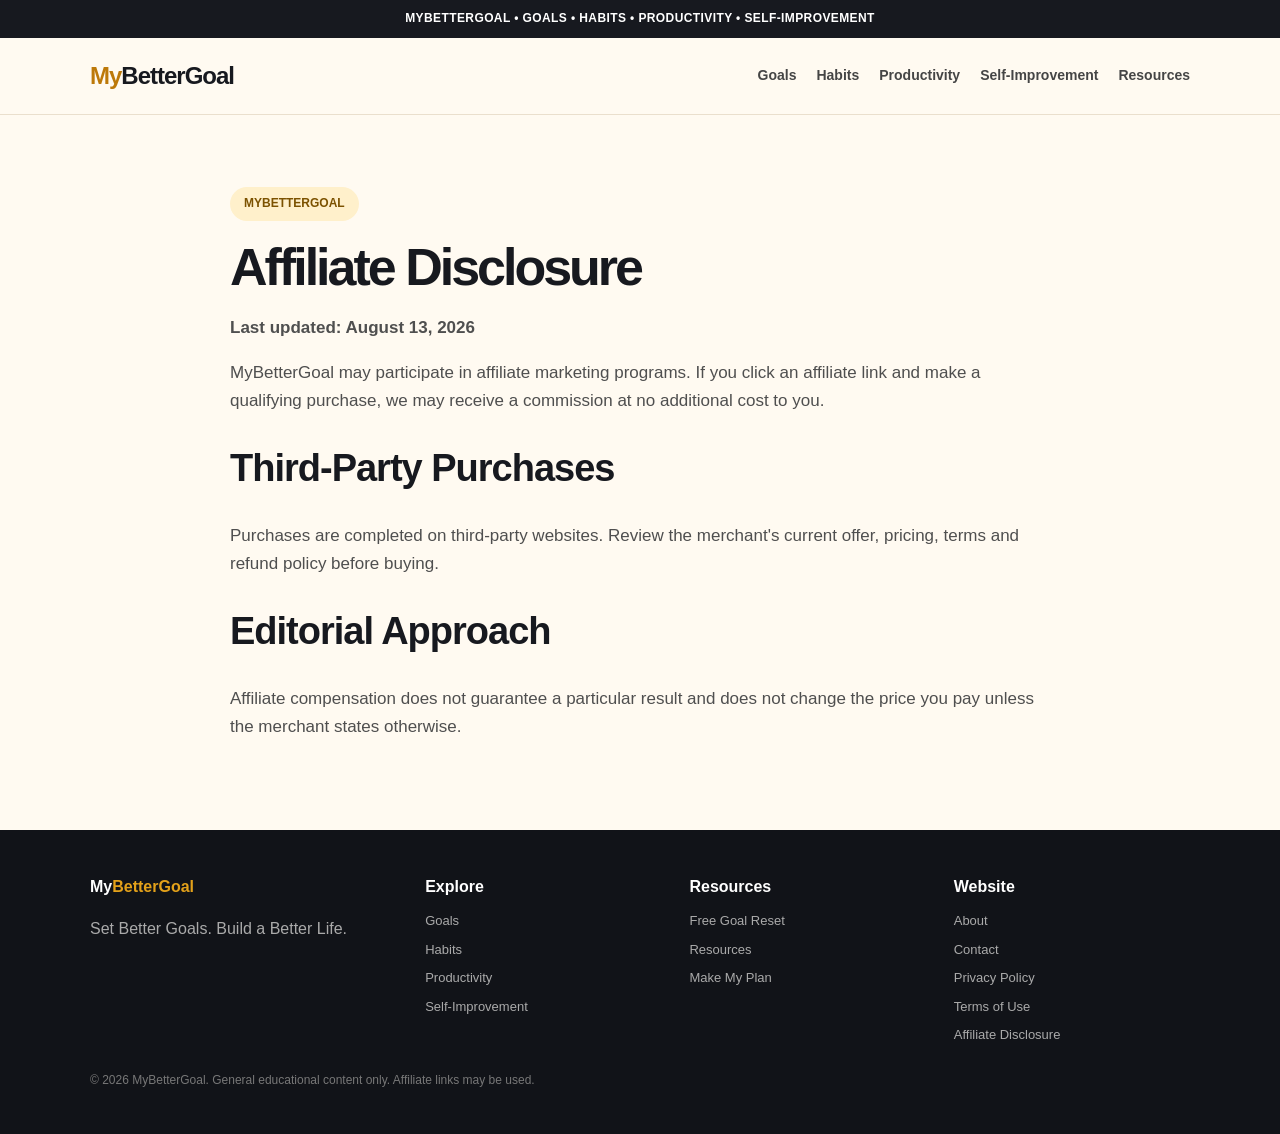
<file: affiliate-disclosure.html>
<!doctype html>
<html lang="en">
<head>
<meta charset="utf-8">
<meta name="viewport" content="width=device-width, initial-scale=1">
<title>Affiliate Disclosure | MyBetterGoal</title>
<meta name="description" content="MyBetterGoal helps you set better goals, build stronger habits, improve productivity and create a better life.">
<link rel="stylesheet" href="/assets/css/style.css">
</head>
<body>
<div class="topbar">MYBETTERGOAL • GOALS • HABITS • PRODUCTIVITY • SELF-IMPROVEMENT</div>
<header class="site-header"><div class="container"><nav>
<a class="logo" href="/"><span class="my">My</span>BetterGoal</a>
<div class="nav">
<a href="/goals/">Goals</a><a href="/habits/">Habits</a><a href="/productivity/">Productivity</a>
<a href="/self-improvement/">Self-Improvement</a><a href="/resources/">Resources</a>
</div></nav></div></header>
<main class="section"><div class="container"><div class="article"><div class="pill">MYBETTERGOAL</div><h1>Affiliate Disclosure</h1>
<p><b>Last updated: August 13, 2026</b></p>
<p>MyBetterGoal may participate in affiliate marketing programs. If you click an affiliate link and make a qualifying purchase, we may receive a commission at no additional cost to you.</p>
<h2>Third-Party Purchases</h2><p>Purchases are completed on third-party websites. Review the merchant's current offer, pricing, terms and refund policy before buying.</p>
<h2>Editorial Approach</h2><p>Affiliate compensation does not guarantee a particular result and does not change the price you pay unless the merchant states otherwise.</p>

</div></div></main>
<footer><div class="container"><div class="footer-grid">
<div><div class="footer-title">My<span style="color:#e3a11a">BetterGoal</span></div><p>Set Better Goals. Build a Better Life.</p></div>
<div><div class="footer-title">Explore</div><div class="footer-links">
<a href="/goals/">Goals</a><a href="/habits/">Habits</a><a href="/productivity/">Productivity</a><a href="/self-improvement/">Self-Improvement</a></div></div>
<div><div class="footer-title">Resources</div><div class="footer-links">
<a href="/free-goal-reset/">Free Goal Reset</a><a href="/resources/">Resources</a><a href="/make-my-plan/">Make My Plan</a></div></div>
<div><div class="footer-title">Website</div><div class="footer-links">
<a href="/about/">About</a><a href="/contact/">Contact</a><a href="/privacy-policy.html">Privacy Policy</a>
<a href="/terms.html">Terms of Use</a><a href="/affiliate-disclosure.html">Affiliate Disclosure</a></div></div>
</div><div class="fine">© 2026 MyBetterGoal. General educational content only. Affiliate links may be used.</div></div></footer>
</body></html>
</file>
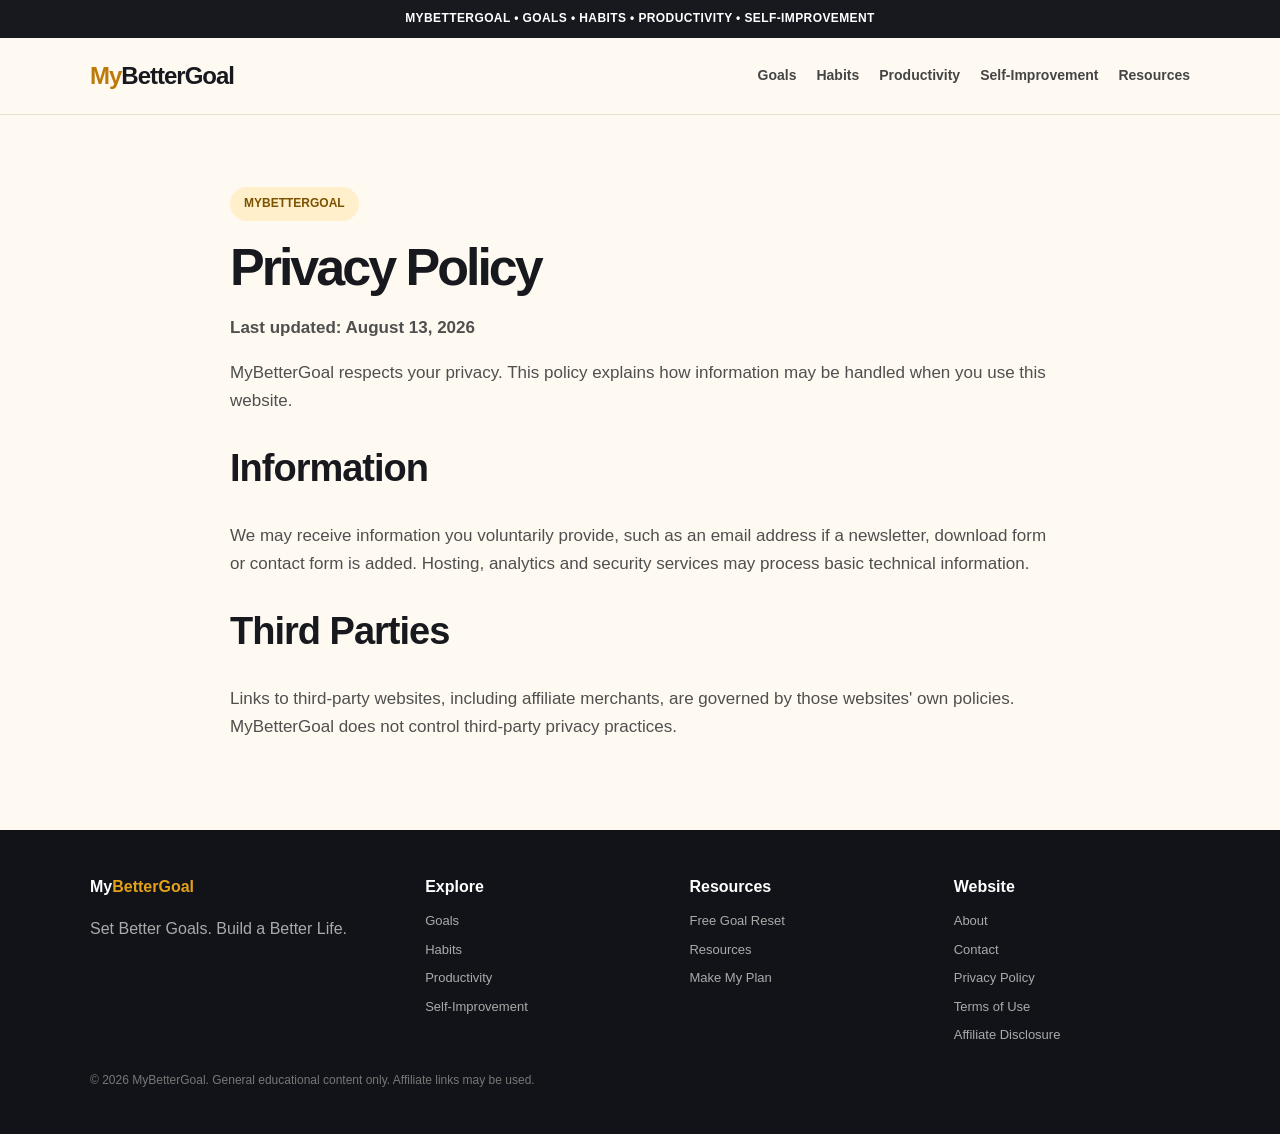
<file: privacy-policy.html>
<!doctype html>
<html lang="en">
<head>
<meta charset="utf-8">
<meta name="viewport" content="width=device-width, initial-scale=1">
<title>Privacy Policy | MyBetterGoal</title>
<meta name="description" content="MyBetterGoal helps you set better goals, build stronger habits, improve productivity and create a better life.">
<link rel="stylesheet" href="/assets/css/style.css">
</head>
<body>
<div class="topbar">MYBETTERGOAL • GOALS • HABITS • PRODUCTIVITY • SELF-IMPROVEMENT</div>
<header class="site-header"><div class="container"><nav>
<a class="logo" href="/"><span class="my">My</span>BetterGoal</a>
<div class="nav">
<a href="/goals/">Goals</a><a href="/habits/">Habits</a><a href="/productivity/">Productivity</a>
<a href="/self-improvement/">Self-Improvement</a><a href="/resources/">Resources</a>
</div></nav></div></header>
<main class="section"><div class="container"><div class="article"><div class="pill">MYBETTERGOAL</div><h1>Privacy Policy</h1>
<p><b>Last updated: August 13, 2026</b></p>
<p>MyBetterGoal respects your privacy. This policy explains how information may be handled when you use this website.</p>
<h2>Information</h2><p>We may receive information you voluntarily provide, such as an email address if a newsletter, download form or contact form is added. Hosting, analytics and security services may process basic technical information.</p>
<h2>Third Parties</h2><p>Links to third-party websites, including affiliate merchants, are governed by those websites' own policies. MyBetterGoal does not control third-party privacy practices.</p>

</div></div></main>
<footer><div class="container"><div class="footer-grid">
<div><div class="footer-title">My<span style="color:#e3a11a">BetterGoal</span></div><p>Set Better Goals. Build a Better Life.</p></div>
<div><div class="footer-title">Explore</div><div class="footer-links">
<a href="/goals/">Goals</a><a href="/habits/">Habits</a><a href="/productivity/">Productivity</a><a href="/self-improvement/">Self-Improvement</a></div></div>
<div><div class="footer-title">Resources</div><div class="footer-links">
<a href="/free-goal-reset/">Free Goal Reset</a><a href="/resources/">Resources</a><a href="/make-my-plan/">Make My Plan</a></div></div>
<div><div class="footer-title">Website</div><div class="footer-links">
<a href="/about/">About</a><a href="/contact/">Contact</a><a href="/privacy-policy.html">Privacy Policy</a>
<a href="/terms.html">Terms of Use</a><a href="/affiliate-disclosure.html">Affiliate Disclosure</a></div></div>
</div><div class="fine">© 2026 MyBetterGoal. General educational content only. Affiliate links may be used.</div></div></footer>
</body></html>
</file>
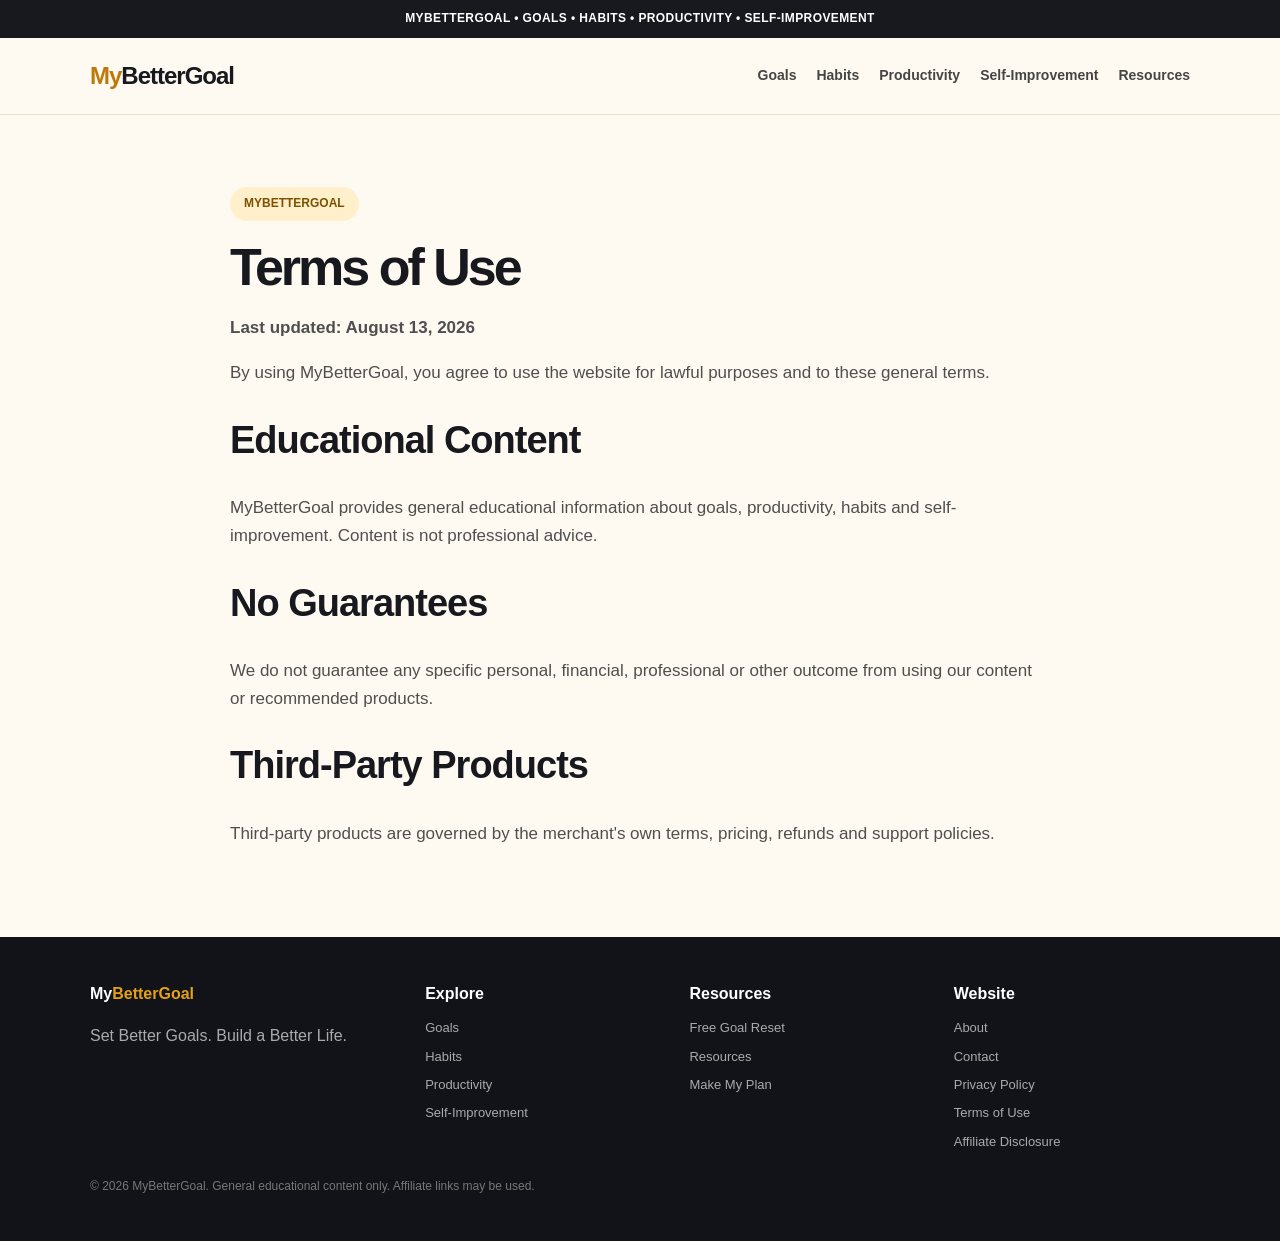
<file: terms.html>
<!doctype html>
<html lang="en">
<head>
<meta charset="utf-8">
<meta name="viewport" content="width=device-width, initial-scale=1">
<title>Terms of Use | MyBetterGoal</title>
<meta name="description" content="MyBetterGoal helps you set better goals, build stronger habits, improve productivity and create a better life.">
<link rel="stylesheet" href="/assets/css/style.css">
</head>
<body>
<div class="topbar">MYBETTERGOAL • GOALS • HABITS • PRODUCTIVITY • SELF-IMPROVEMENT</div>
<header class="site-header"><div class="container"><nav>
<a class="logo" href="/"><span class="my">My</span>BetterGoal</a>
<div class="nav">
<a href="/goals/">Goals</a><a href="/habits/">Habits</a><a href="/productivity/">Productivity</a>
<a href="/self-improvement/">Self-Improvement</a><a href="/resources/">Resources</a>
</div></nav></div></header>
<main class="section"><div class="container"><div class="article"><div class="pill">MYBETTERGOAL</div><h1>Terms of Use</h1>
<p><b>Last updated: August 13, 2026</b></p>
<p>By using MyBetterGoal, you agree to use the website for lawful purposes and to these general terms.</p>
<h2>Educational Content</h2><p>MyBetterGoal provides general educational information about goals, productivity, habits and self-improvement. Content is not professional advice.</p>
<h2>No Guarantees</h2><p>We do not guarantee any specific personal, financial, professional or other outcome from using our content or recommended products.</p>
<h2>Third-Party Products</h2><p>Third-party products are governed by the merchant's own terms, pricing, refunds and support policies.</p>

</div></div></main>
<footer><div class="container"><div class="footer-grid">
<div><div class="footer-title">My<span style="color:#e3a11a">BetterGoal</span></div><p>Set Better Goals. Build a Better Life.</p></div>
<div><div class="footer-title">Explore</div><div class="footer-links">
<a href="/goals/">Goals</a><a href="/habits/">Habits</a><a href="/productivity/">Productivity</a><a href="/self-improvement/">Self-Improvement</a></div></div>
<div><div class="footer-title">Resources</div><div class="footer-links">
<a href="/free-goal-reset/">Free Goal Reset</a><a href="/resources/">Resources</a><a href="/make-my-plan/">Make My Plan</a></div></div>
<div><div class="footer-title">Website</div><div class="footer-links">
<a href="/about/">About</a><a href="/contact/">Contact</a><a href="/privacy-policy.html">Privacy Policy</a>
<a href="/terms.html">Terms of Use</a><a href="/affiliate-disclosure.html">Affiliate Disclosure</a></div></div>
</div><div class="fine">© 2026 MyBetterGoal. General educational content only. Affiliate links may be used.</div></div></footer>
</body></html>
</file>
<file: assets/css/style.css>
:root{--bg:#fffaf1;--ink:#17191f;--muted:#696969;--accent:#e3a11a;--accent-dark:#bd7909;--card:#fff;--line:#eadfcd}
*{box-sizing:border-box}html{scroll-behavior:smooth}body{margin:0;background:var(--bg);color:var(--ink);font-family:Arial,Helvetica,sans-serif;line-height:1.65}
a{color:inherit}.container{width:min(1100px,92%);margin:auto}
.topbar{background:var(--ink);color:#fff;text-align:center;font-size:12px;font-weight:800;padding:9px 12px;letter-spacing:.4px}
header.site-header{background:var(--bg);border-bottom:1px solid var(--line)}nav{min-height:76px;display:flex;align-items:center;justify-content:space-between;gap:20px}
.logo{text-decoration:none;font-size:24px;font-weight:900;letter-spacing:-1px}.logo .my{color:var(--accent-dark)}
.nav{display:flex;gap:20px;align-items:center}.nav a{text-decoration:none;font-size:14px;font-weight:700;color:#454545}.nav a:hover{color:var(--accent-dark)}
.hero{padding:82px 0 90px;text-align:center}.pill{display:inline-block;background:#fff0cb;color:#7c5200;border-radius:999px;padding:7px 14px;font-size:12px;font-weight:900}
h1{font-size:clamp(42px,6vw,70px);line-height:1.03;letter-spacing:-3px;margin:20px auto;max-width:900px}h2{font-size:38px;line-height:1.15;letter-spacing:-1px}h3{line-height:1.2}
.accent{color:var(--accent-dark)}.lead{font-size:19px;color:var(--muted);max-width:750px;margin:0 auto 30px}
.btn{display:inline-block;background:var(--accent);color:#171717;text-decoration:none;font-weight:900;padding:14px 22px;border-radius:10px;box-shadow:0 4px var(--accent-dark);transition:.15s}.btn:hover{transform:translateY(-1px)}
.btn.dark{background:var(--ink);color:#fff;box-shadow:none}.btn.small{padding:10px 16px;font-size:13px}
.section{padding:72px 0}.white{background:#fff}.center{text-align:center}.intro{max-width:730px;margin:0 auto 34px;color:var(--muted)}
.grid{display:grid;grid-template-columns:repeat(3,1fr);gap:18px}.card{background:var(--card);border:1px solid var(--line);border-radius:18px;padding:25px}.white .card{background:var(--bg)}
.card-link{text-decoration:none}.number{color:var(--accent-dark);font-size:12px;font-weight:900;letter-spacing:.5px}
.darkbox{background:var(--ink);color:#fff;border-radius:24px;padding:50px;text-align:center}.darkbox p{color:#ccc}.darkbox .pill{background:#302c22;color:#ffd979}
.article{max-width:820px;margin:auto}.article h1{max-width:none;font-size:52px}.article p,.article li{font-size:17px;color:#4f4f4f}.article li{margin:8px 0}
.offer{background:#fff;border:1px solid var(--line);border-radius:24px;overflow:hidden;box-shadow:0 16px 45px rgba(40,30,15,.08)}.offer-head{background:var(--ink);color:#fff;text-align:center;padding:48px}.offer-head h1{color:#fff}.offer-body{padding:40px}.two{display:grid;grid-template-columns:1.2fr .8fr;gap:30px}.price{background:#fff7e4;border:1px solid #efd49a;border-radius:18px;padding:28px;text-align:center}.price .big{font-size:30px;font-weight:900}.feature{padding:14px 0;border-bottom:1px solid #eee}.feature span{display:block;color:var(--muted);font-size:14px}
footer{background:#111318;color:#aaa;padding:44px 0}.footer-grid{display:grid;grid-template-columns:1.3fr 1fr 1fr 1fr;gap:28px}.footer-title{color:#fff;font-weight:900;margin-bottom:10px}.footer-links{display:flex;flex-direction:column;gap:7px}.footer-links a{font-size:13px;color:#aaa;text-decoration:none}.footer-links a:hover{color:#fff}.fine{font-size:12px;color:#777;margin-top:25px}
@media(max-width:760px){.nav{display:none}.grid,.two,.footer-grid{grid-template-columns:1fr}.hero{padding:55px 0 65px}.section{padding:52px 0}h1{letter-spacing:-2px}.darkbox,.offer-body{padding:27px}}
</file>
